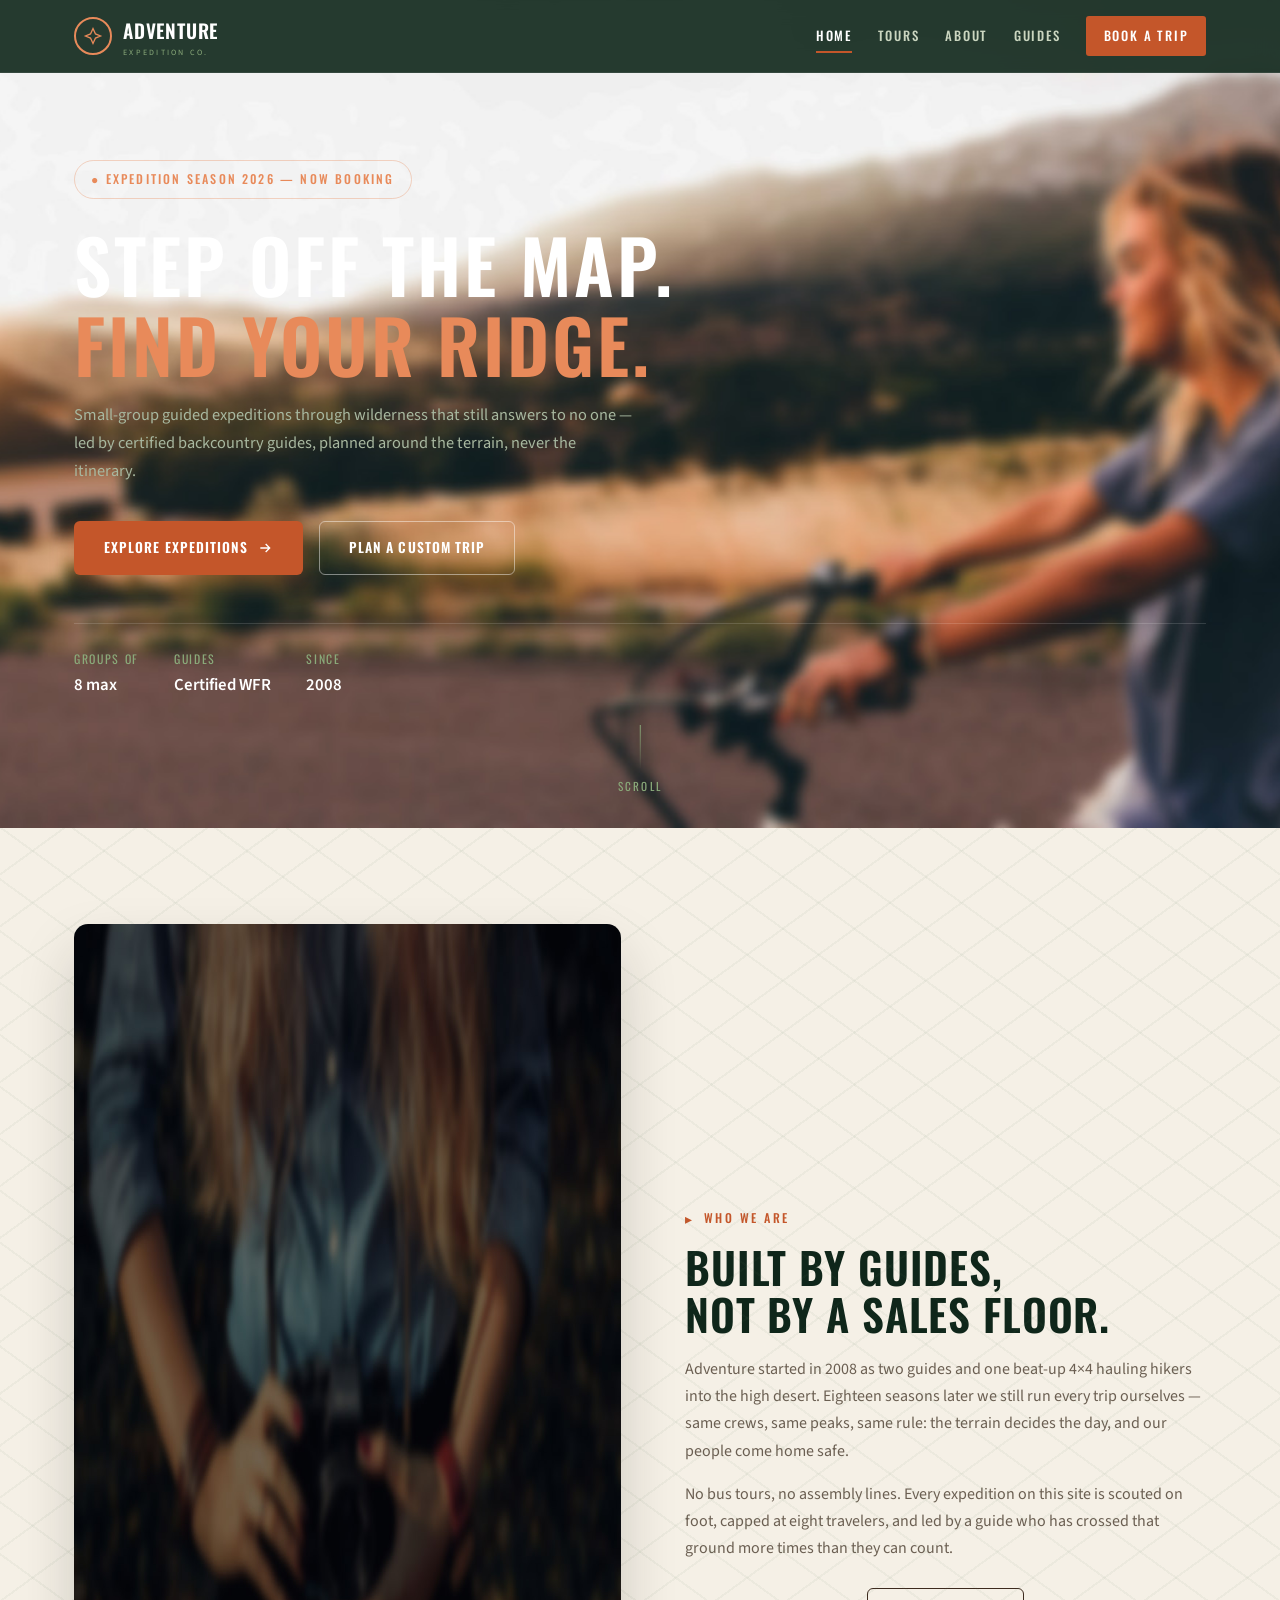
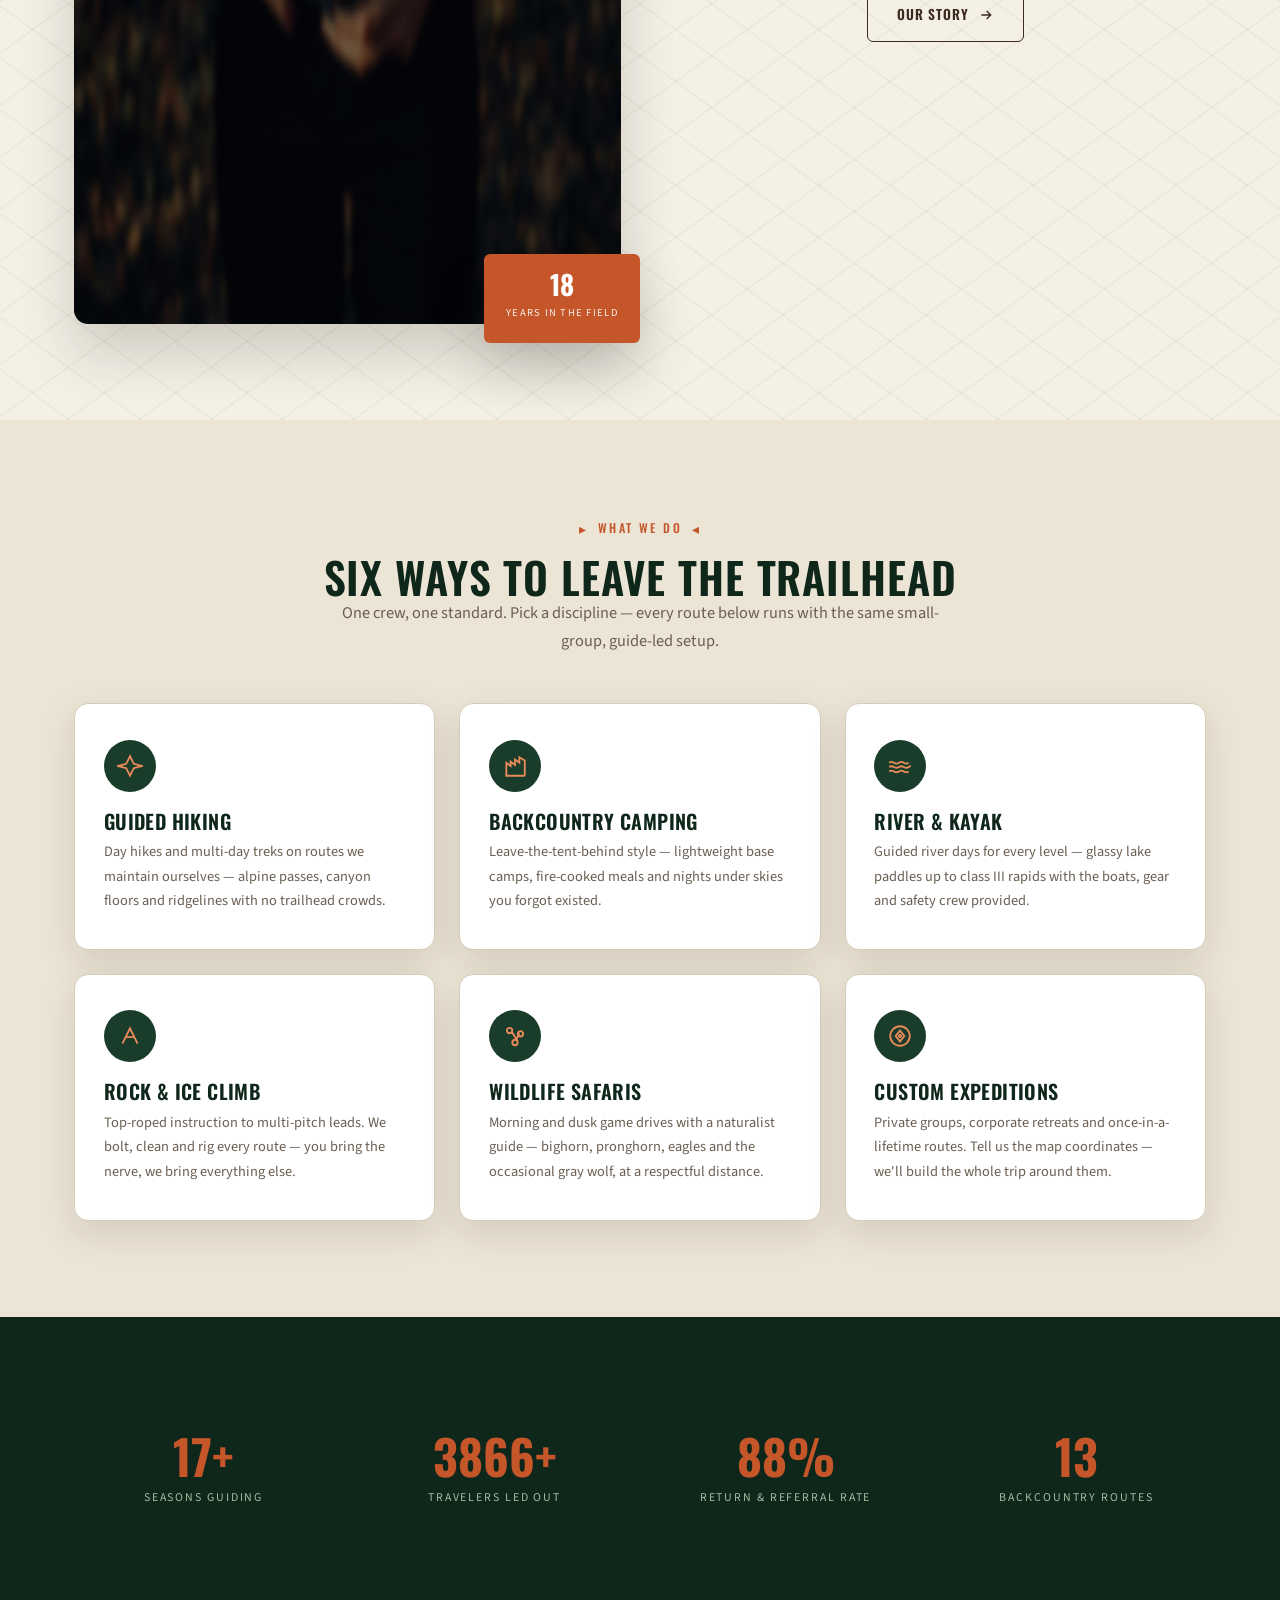
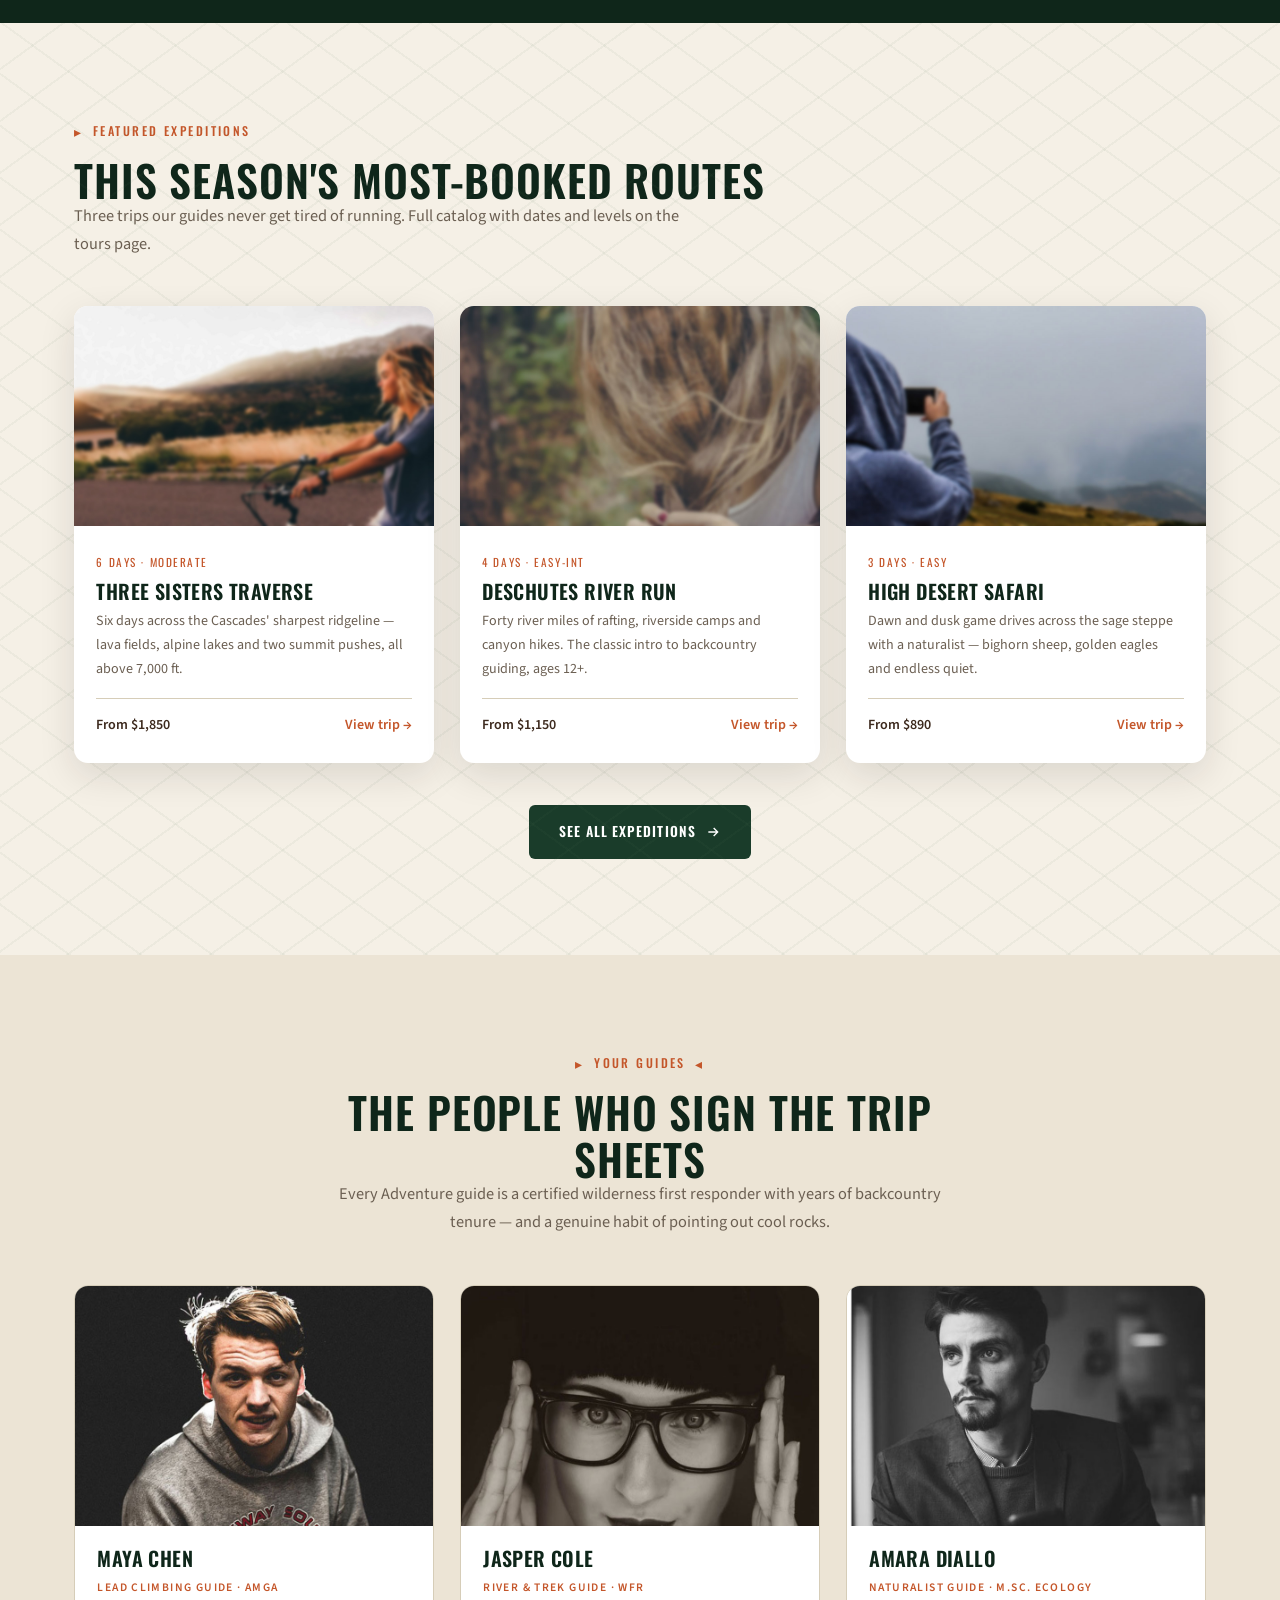
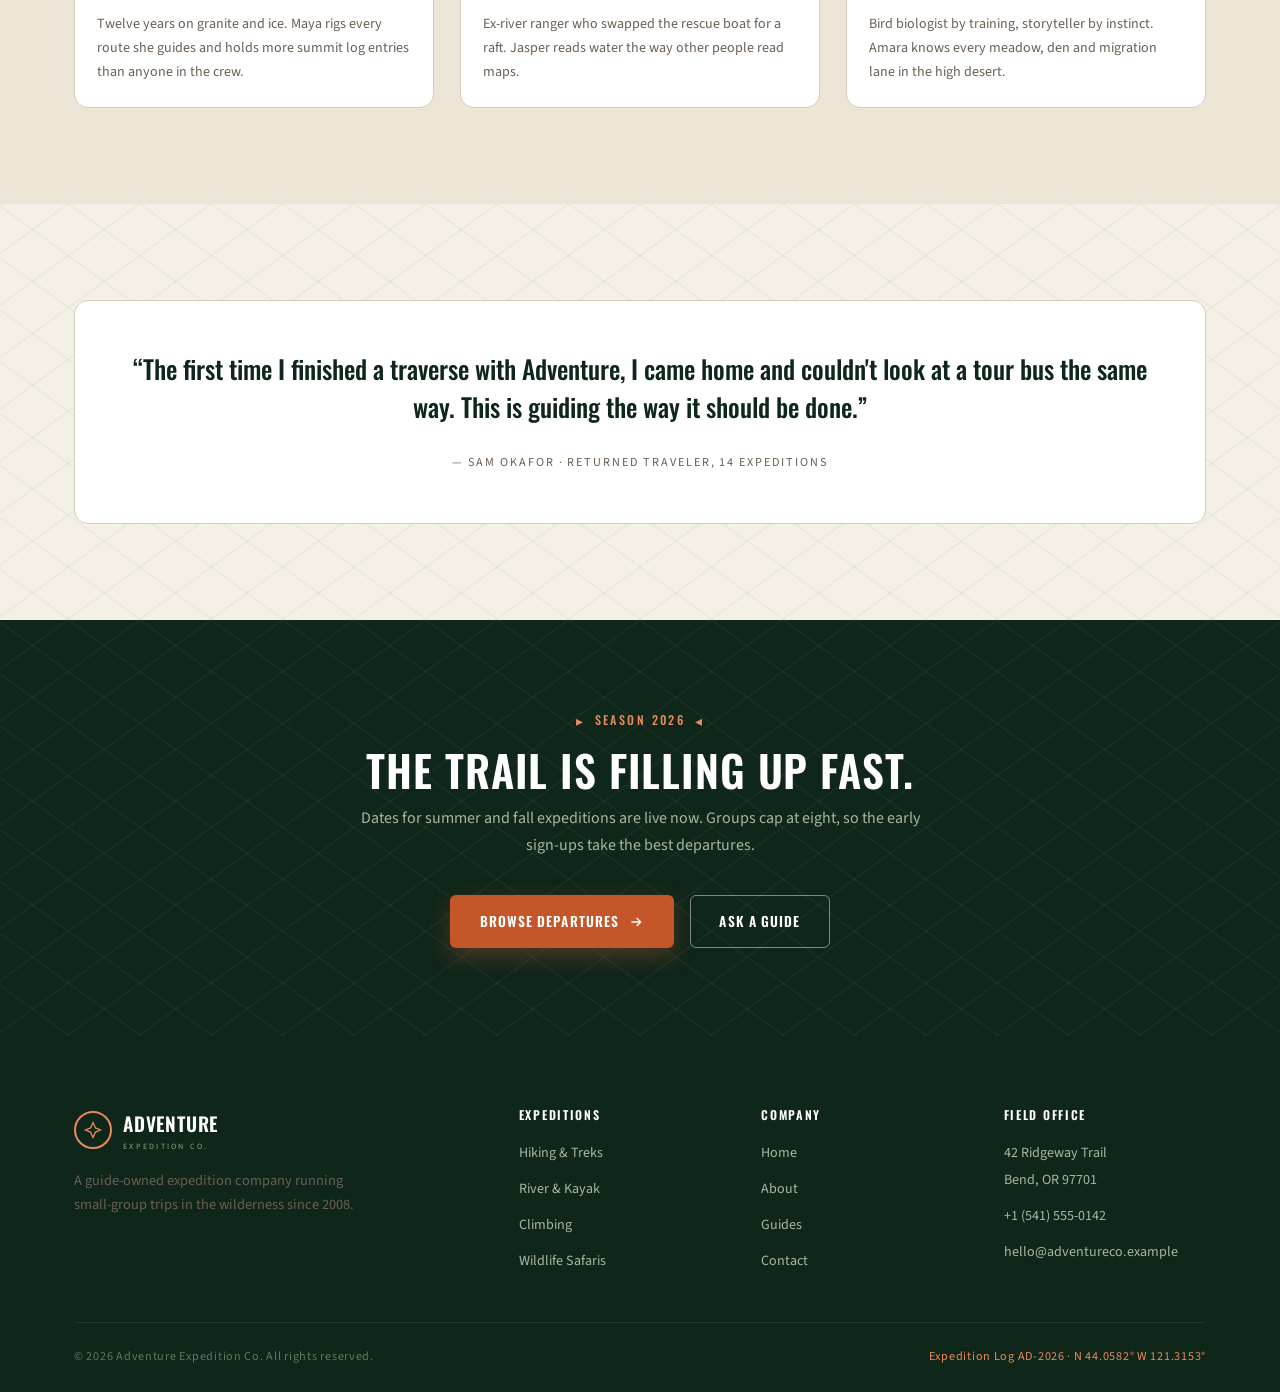
<file: index.html>
<!DOCTYPE html>
<html lang="en">
<head>
  <meta charset="utf-8">
  <meta name="viewport" content="width=device-width, initial-scale=1">
  <title>Adventure — Guided Expeditions &amp; Tours</title>
  <meta name="description" content="Adventure is a guided expedition company — hiking, climbing, river and wildlife tours led by certified backcountry guides. Book your next trip off the beaten path.">
  <link rel="icon" href="data:image/svg+xml,%3Csvg xmlns='http://www.w3.org/2000/svg' viewBox='0 0 64 64'%3E%3Ccircle cx='32' cy='32' r='30' fill='%231a3c2a'/%3E%3Cpath d='M32 10l4 15 15 4-15 4-4 15-4-15-15-4 15-4z' fill='%23e88a5a'/%3E%3Ccircle cx='32' cy='32' r='5' fill='%23f5f0e6'/%3E%3C/svg%3E">
  <link rel="preconnect" href="https://fonts.googleapis.com">
  <link rel="preconnect" href="https://fonts.gstatic.com" crossorigin>
  <link href="https://fonts.googleapis.com/css2?family=Oswald:wght@400;500;600;700&family=Source+Sans+3:wght@400;500;600;700&display=swap" rel="stylesheet">
  <link rel="stylesheet" href="assets/css/style.css">
</head>
<body>
  <a class="skip-link" href="#main">Skip to content</a>

  <header class="site-header" id="top">
    <div class="container header-inner">
      <a href="index.html" class="logo">
        <span class="logo-mark" aria-hidden="true">
          <svg viewBox="0 0 24 24" fill="none" stroke="currentColor" stroke-width="1.6"><path d="M12 3l3 6.5L21 12l-6 2.5L12 21l-3-6.5L3 12l6-2.5z"/></svg>
        </span>
        <span>Adventure<small>Expedition Co.</small></span>
      </a>
      <button class="nav-toggle" aria-label="Toggle navigation" aria-expanded="false">
        <span></span><span></span><span></span>
      </button>
      <nav class="nav-links" aria-label="Primary navigation">
        <a href="index.html" aria-current="page">Home</a>
        <a href="tours.html">Tours</a>
        <a href="about.html">About</a>
        <a href="index.html#guides">Guides</a>
        <a href="contact.html" class="nav-cta">Book a Trip</a>
      </nav>
    </div>
  </header>

  <main id="main">
    <!-- Hero slideshow -->
    <section class="hero">
      <div class="hero-slideshow" aria-hidden="true">
        <div class="hero-slide active" style="background-image:url('assets/img/trip-1.jpg');"></div>
        <div class="hero-slide" style="background-image:url('assets/img/trip-2.jpg');"></div>
        <div class="hero-slide" style="background-image:url('assets/img/trip-3.jpg');"></div>
        <div class="hero-slide" style="background-image:url('assets/img/trip-4.jpg');"></div>
        <div class="hero-slide" style="background-image:url('assets/img/trip-5.jpg');"></div>
      </div>
      <div class="hero-inner">
        <span class="hero-badge reveal">● Expedition Season 2026 — Now Booking</span>
        <h1 class="reveal reveal-delay-1">Step off the map.<br><span class="hl">Find your ridge.</span></h1>
        <p class="hero-deck reveal reveal-delay-2">Small-group guided expeditions through wilderness that still answers to no one — led by certified backcountry guides, planned around the terrain, never the itinerary.</p>
        <div class="hero-actions reveal reveal-delay-3">
          <a href="tours.html" class="btn btn--rust">Explore Expeditions
            <svg viewBox="0 0 24 24" fill="none" stroke="currentColor" stroke-width="2"><path d="M5 12h14M13 6l6 6-6 6"/></svg>
          </a>
          <a href="contact.html" class="btn btn--ghost-light">Plan a Custom Trip</a>
        </div>
        <div class="hero-meta reveal reveal-delay-3">
          <span>Groups of <b>8 max</b></span>
          <span>Guides <b>Certified WFR</b></span>
          <span>Since <b>2008</b></span>
        </div>
      </div>
      <div class="scroll-cue" aria-hidden="true"><span class="line"></span><span>Scroll</span></div>
    </section>

    <!-- Intro -->
    <section class="section topo-bg">
      <div class="container">
        <div class="split">
          <div class="visual-frame reveal">
            <img src="assets/img/about-bg.jpg" alt="Expedition team crossing an alpine ridge at dawn" width="1500" height="1000">
            <div class="vf-badge"><b>18</b><span>Years in the field</span></div>
          </div>
          <div>
            <span class="eyebrow reveal">Who We Are</span>
            <h2 class="reveal reveal-delay-1">Built by guides,<br>not by a sales floor.</h2>
            <p class="reveal reveal-delay-2" style="margin-top:1.2rem;">Adventure started in 2008 as two guides and one beat-up 4×4 hauling hikers into the high desert. Eighteen seasons later we still run every trip ourselves — same crews, same peaks, same rule: the terrain decides the day, and our people come home safe.</p>
            <p class="reveal reveal-delay-2">No bus tours, no assembly lines. Every expedition on this site is scouted on foot, capped at eight travelers, and led by a guide who has crossed that ground more times than they can count.</p>
            <div class="btn-wrap reveal reveal-delay-3" style="margin-top:1.6rem;">
              <a href="about.html" class="btn btn--ghost">Our Story
                <svg viewBox="0 0 24 24" fill="none" stroke="currentColor" stroke-width="2"><path d="M5 12h14M13 6l6 6-6 6"/></svg>
              </a>
            </div>
          </div>
        </div>
      </div>
    </section>

    <!-- What we do -->
    <section class="section section--tint" id="what">
      <div class="container">
        <div class="section-head section-head--center">
          <span class="eyebrow eyebrow--center reveal">What We Do</span>
          <h2 class="reveal reveal-delay-1">Six ways to leave the trailhead</h2>
          <p class="section-lead reveal reveal-delay-2" style="margin-inline:auto;">One crew, one standard. Pick a discipline — every route below runs with the same small-group, guide-led setup.</p>
        </div>
        <div class="cards-3">
          <article class="feature-card reveal">
            <span class="fc-icon" aria-hidden="true">
              <svg viewBox="0 0 24 24" fill="none" stroke="currentColor" stroke-width="1.7"><path d="M12 3l3.5 7L23 12l-7.5 2L12 21l-3.5-7L1 12l7.5-2z"/></svg>
            </span>
            <h3>Guided Hiking</h3>
            <p>Day hikes and multi-day treks on routes we maintain ourselves — alpine passes, canyon floors and ridgelines with no trailhead crowds.</p>
          </article>
          <article class="feature-card reveal reveal-delay-1">
            <span class="fc-icon" aria-hidden="true">
              <svg viewBox="0 0 24 24" fill="none" stroke="currentColor" stroke-width="1.7"><path d="M3 21h18M4 21V9l4 3V8l4 3V6l4 3V4l5 3v14"/></svg>
            </span>
            <h3>Backcountry Camping</h3>
            <p>Leave-the-tent-behind style — lightweight base camps, fire-cooked meals and nights under skies you forgot existed.</p>
          </article>
          <article class="feature-card reveal reveal-delay-2">
            <span class="fc-icon" aria-hidden="true">
              <svg viewBox="0 0 24 24" fill="none" stroke="currentColor" stroke-width="1.7"><path d="M2 13c1.5-1 3-1 4.5 0s3 1 4.5 0 3-1 4.5 0 3 1 4.5 0c1-0.6 1.7-1 2-1M2 17c1.5-1 3-1 4.5 0s3 1 4.5 0 3-1 4.5 0 3 1 4.5 0M2 9c1.5-1 3-1 4.5 0s3 1 4.5 0 3-1 4.5 0 3 1 4.5 0"/></svg>
            </span>
            <h3>River &amp; Kayak</h3>
            <p>Guided river days for every level — glassy lake paddles up to class III rapids with the boats, gear and safety crew provided.</p>
          </article>
          <article class="feature-card reveal">
            <span class="fc-icon" aria-hidden="true">
              <svg viewBox="0 0 24 24" fill="none" stroke="currentColor" stroke-width="1.7"><path d="M5 19l7-14 7 14M8 13h8"/></svg>
            </span>
            <h3>Rock &amp; Ice Climb</h3>
            <p>Top-roped instruction to multi-pitch leads. We bolt, clean and rig every route — you bring the nerve, we bring everything else.</p>
          </article>
          <article class="feature-card reveal reveal-delay-1">
            <span class="fc-icon" aria-hidden="true">
              <svg viewBox="0 0 24 24" fill="none" stroke="currentColor" stroke-width="1.7"><circle cx="7" cy="7" r="2.5"/><circle cx="17" cy="10" r="2.5"/><circle cx="12" cy="18" r="2.5"/><path d="M9 8l5 8M16 9l-3 7"/></svg>
            </span>
            <h3>Wildlife Safaris</h3>
            <p>Morning and dusk game drives with a naturalist guide — bighorn, pronghorn, eagles and the occasional gray wolf, at a respectful distance.</p>
          </article>
          <article class="feature-card reveal reveal-delay-2">
            <span class="fc-icon" aria-hidden="true">
              <svg viewBox="0 0 24 24" fill="none" stroke="currentColor" stroke-width="1.7"><circle cx="12" cy="12" r="9"/><path d="M12 7l4 5-4 5-4-5z"/><circle cx="12" cy="12" r="1"/></svg>
            </span>
            <h3>Custom Expeditions</h3>
            <p>Private groups, corporate retreats and once-in-a-lifetime routes. Tell us the map coordinates — we'll build the whole trip around them.</p>
          </article>
        </div>
      </div>
    </section>

    <!-- Stats -->
    <section class="section section--pine">
      <div class="container">
        <div class="stats-row">
          <div class="stat reveal">
            <b data-count="18" data-suffix="+">0</b>
            <span>Seasons guiding</span>
          </div>
          <div class="stat reveal reveal-delay-1">
            <b data-count="4200" data-suffix="+">0</b>
            <span>Travelers led out</span>
          </div>
          <div class="stat reveal reveal-delay-2">
            <b data-count="96" data-suffix="%">0</b>
            <span>Return &amp; referral rate</span>
          </div>
          <div class="stat reveal reveal-delay-3">
            <b data-count="14">0</b>
            <span>Backcountry routes</span>
          </div>
        </div>
      </div>
    </section>

    <!-- Featured tours -->
    <section class="section topo-bg" id="tours">
      <div class="container">
        <div class="section-head">
          <span class="eyebrow reveal">Featured Expeditions</span>
          <h2 class="reveal reveal-delay-1">This season's most-booked routes</h2>
          <p class="section-lead reveal reveal-delay-2">Three trips our guides never get tired of running. Full catalog with dates and levels on the tours page.</p>
        </div>
        <div class="trip-grid">
          <article class="trip-card reveal">
            <img src="assets/img/trip-1.jpg" alt="Three Sisters Alpine Traverse hiking route" width="1600" height="660">
            <div class="trip-body">
              <span class="t-dur">6 days · Moderate</span>
              <h3>Three Sisters Traverse</h3>
              <p>Six days across the Cascades' sharpest ridgeline — lava fields, alpine lakes and two summit pushes, all above 7,000 ft.</p>
              <div class="trip-meta"><span>From $1,850</span><span class="arrow">View trip →</span></div>
            </div>
          </article>
          <article class="trip-card reveal reveal-delay-1">
            <img src="assets/img/trip-2.jpg" alt="Deschutes River rafting and camp trip" width="1600" height="660">
            <div class="trip-body">
              <span class="t-dur">4 days · Easy-Int</span>
              <h3>Deschutes River Run</h3>
              <p>Forty river miles of rafting, riverside camps and canyon hikes. The classic intro to backcountry guiding, ages 12+.</p>
              <div class="trip-meta"><span>From $1,150</span><span class="arrow">View trip →</span></div>
            </div>
          </article>
          <article class="trip-card reveal reveal-delay-2">
            <img src="assets/img/trip-3.jpg" alt="High Desert wildlife safari trip" width="1600" height="660">
            <div class="trip-body">
              <span class="t-dur">3 days · Easy</span>
              <h3>High Desert Safari</h3>
              <p>Dawn and dusk game drives across the sage steppe with a naturalist — bighorn sheep, golden eagles and endless quiet.</p>
              <div class="trip-meta"><span>From $890</span><span class="arrow">View trip →</span></div>
            </div>
          </article>
        </div>
        <div class="btn-wrap reveal" style="margin-top:2.6rem; justify-content:center;">
          <a href="tours.html" class="btn btn--pine">See All Expeditions
            <svg viewBox="0 0 24 24" fill="none" stroke="currentColor" stroke-width="2"><path d="M5 12h14M13 6l6 6-6 6"/></svg>
          </a>
        </div>
      </div>
    </section>

    <!-- Guides -->
    <section class="section section--tint" id="guides">
      <div class="container">
        <div class="section-head section-head--center">
          <span class="eyebrow eyebrow--center reveal">Your Guides</span>
          <h2 class="reveal reveal-delay-1">The people who sign the trip sheets</h2>
          <p class="section-lead reveal reveal-delay-2" style="margin-inline:auto;">Every Adventure guide is a certified wilderness first responder with years of backcountry tenure — and a genuine habit of pointing out cool rocks.</p>
        </div>
        <div class="guide-grid">
          <article class="guide-card reveal">
            <img src="assets/img/guide-1.jpg" alt="Maya Chen, lead climbing guide" width="800" height="800">
            <div class="guide-info">
              <h3>Maya Chen</h3>
              <span class="role">Lead Climbing Guide · AMGA</span>
              <p>Twelve years on granite and ice. Maya rigs every route she guides and holds more summit log entries than anyone in the crew.</p>
            </div>
          </article>
          <article class="guide-card reveal reveal-delay-1">
            <img src="assets/img/guide-2.jpg" alt="Jasper Cole, river and hiking guide" width="800" height="800">
            <div class="guide-info">
              <h3>Jasper Cole</h3>
              <span class="role">River &amp; Trek Guide · WFR</span>
              <p>Ex-river ranger who swapped the rescue boat for a raft. Jasper reads water the way other people read maps.</p>
            </div>
          </article>
          <article class="guide-card reveal reveal-delay-2">
            <img src="assets/img/guide-3.jpg" alt="Amara Diallo, naturalist and safari guide" width="800" height="800">
            <div class="guide-info">
              <h3>Amara Diallo</h3>
              <span class="role">Naturalist Guide · M.Sc. Ecology</span>
              <p>Bird biologist by training, storyteller by instinct. Amara knows every meadow, den and migration lane in the high desert.</p>
            </div>
          </article>
        </div>
      </div>
    </section>

    <!-- Quote -->
    <section class="section topo-bg">
      <div class="container">
        <div class="quote-card reveal">
          <blockquote>“The first time I finished a traverse with Adventure, I came home and couldn't look at a tour bus the same way. This is guiding the way it should be done.”</blockquote>
          <cite>— Sam Okafor · returned traveler, 14 expeditions</cite>
        </div>
      </div>
    </section>

    <!-- CTA -->
    <section class="cta-band">
      <div class="container">
        <span class="eyebrow eyebrow--center eyebrow--light reveal">Season 2026</span>
        <h2 class="reveal reveal-delay-1">The trail is filling up fast.</h2>
        <p class="reveal reveal-delay-2">Dates for summer and fall expeditions are live now. Groups cap at eight, so the early sign-ups take the best departures.</p>
        <div class="btn-wrap reveal reveal-delay-3">
          <a href="tours.html" class="btn btn--rust">Browse Departures
            <svg viewBox="0 0 24 24" fill="none" stroke="currentColor" stroke-width="2"><path d="M5 12h14M13 6l6 6-6 6"/></svg>
          </a>
          <a href="contact.html" class="btn btn--ghost-light">Ask a Guide</a>
        </div>
      </div>
    </section>
  </main>

  <footer class="site-footer">
    <div class="container">
      <div class="footer-grid">
        <div class="footer-brand">
          <a href="index.html" class="logo">
            <span class="logo-mark" aria-hidden="true">
              <svg viewBox="0 0 24 24" fill="none" stroke="currentColor" stroke-width="1.6"><path d="M12 3l3 6.5L21 12l-6 2.5L12 21l-3-6.5L3 12l6-2.5z"/></svg>
            </span>
            <span>Adventure<small>Expedition Co.</small></span>
          </a>
          <p>A guide-owned expedition company running small-group trips in the wilderness since 2008.</p>
        </div>
        <div class="footer-col">
          <h4>Expeditions</h4>
          <ul>
            <li><a href="tours.html">Hiking &amp; Treks</a></li>
            <li><a href="tours.html">River &amp; Kayak</a></li>
            <li><a href="tours.html">Climbing</a></li>
            <li><a href="tours.html">Wildlife Safaris</a></li>
          </ul>
        </div>
        <div class="footer-col">
          <h4>Company</h4>
          <ul>
            <li><a href="index.html">Home</a></li>
            <li><a href="about.html">About</a></li>
            <li><a href="index.html#guides">Guides</a></li>
            <li><a href="contact.html">Contact</a></li>
          </ul>
        </div>
        <div class="footer-col">
          <h4>Field Office</h4>
          <ul>
            <li><a href="https://maps.google.com" rel="noopener" target="_blank">42 Ridgeway Trail<br>Bend, OR 97701</a></li>
            <li><a href="tel:+15415550142">+1 (541) 555-0142</a></li>
            <li><a href="mailto:hello@adventureco.example">hello@adventureco.example</a></li>
          </ul>
        </div>
      </div>
      <div class="footer-bottom">
        <span>© <span data-year>2026</span> Adventure Expedition Co. All rights reserved.</span>
        <span class="fb-compass">Expedition Log AD-2026 · N 44.0582° W 121.3153°</span>
      </div>
    </div>
  </footer>

  <script src="assets/js/main.js"></script>
</body>
</html>
</file>
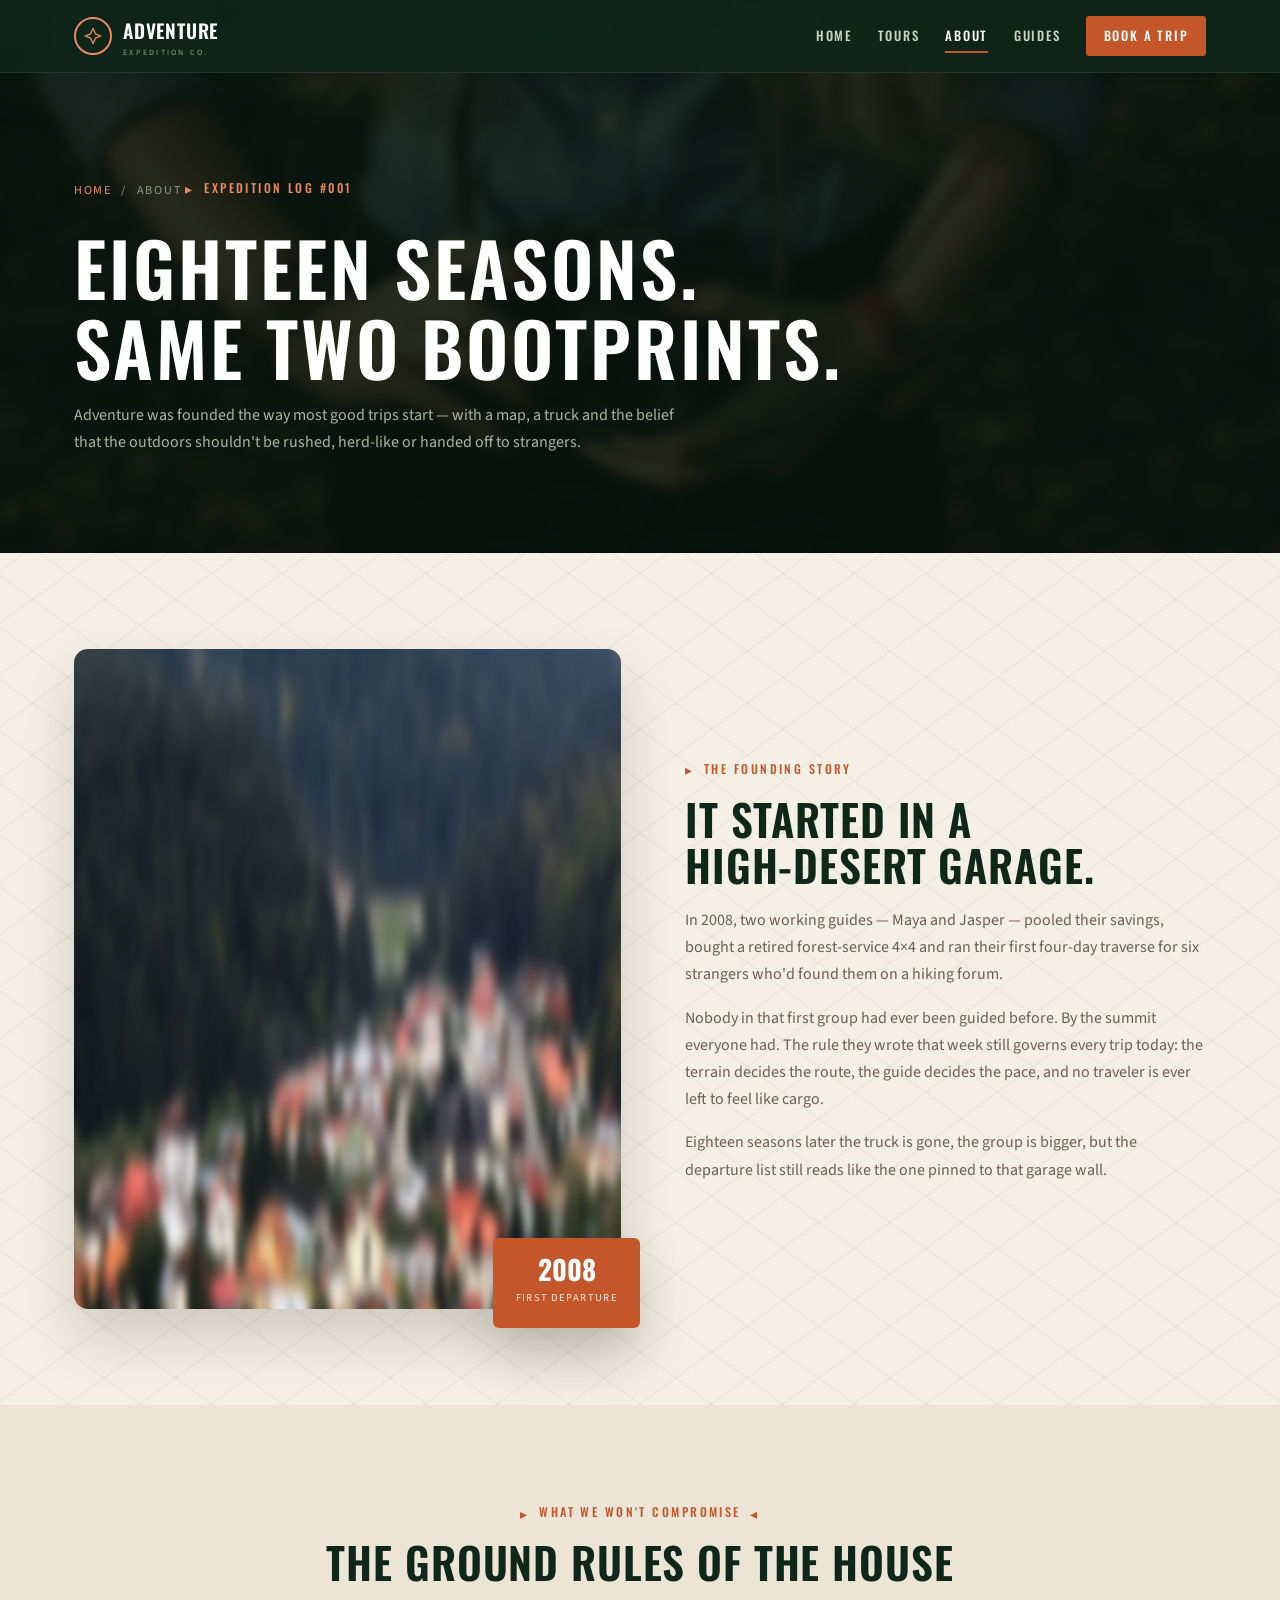
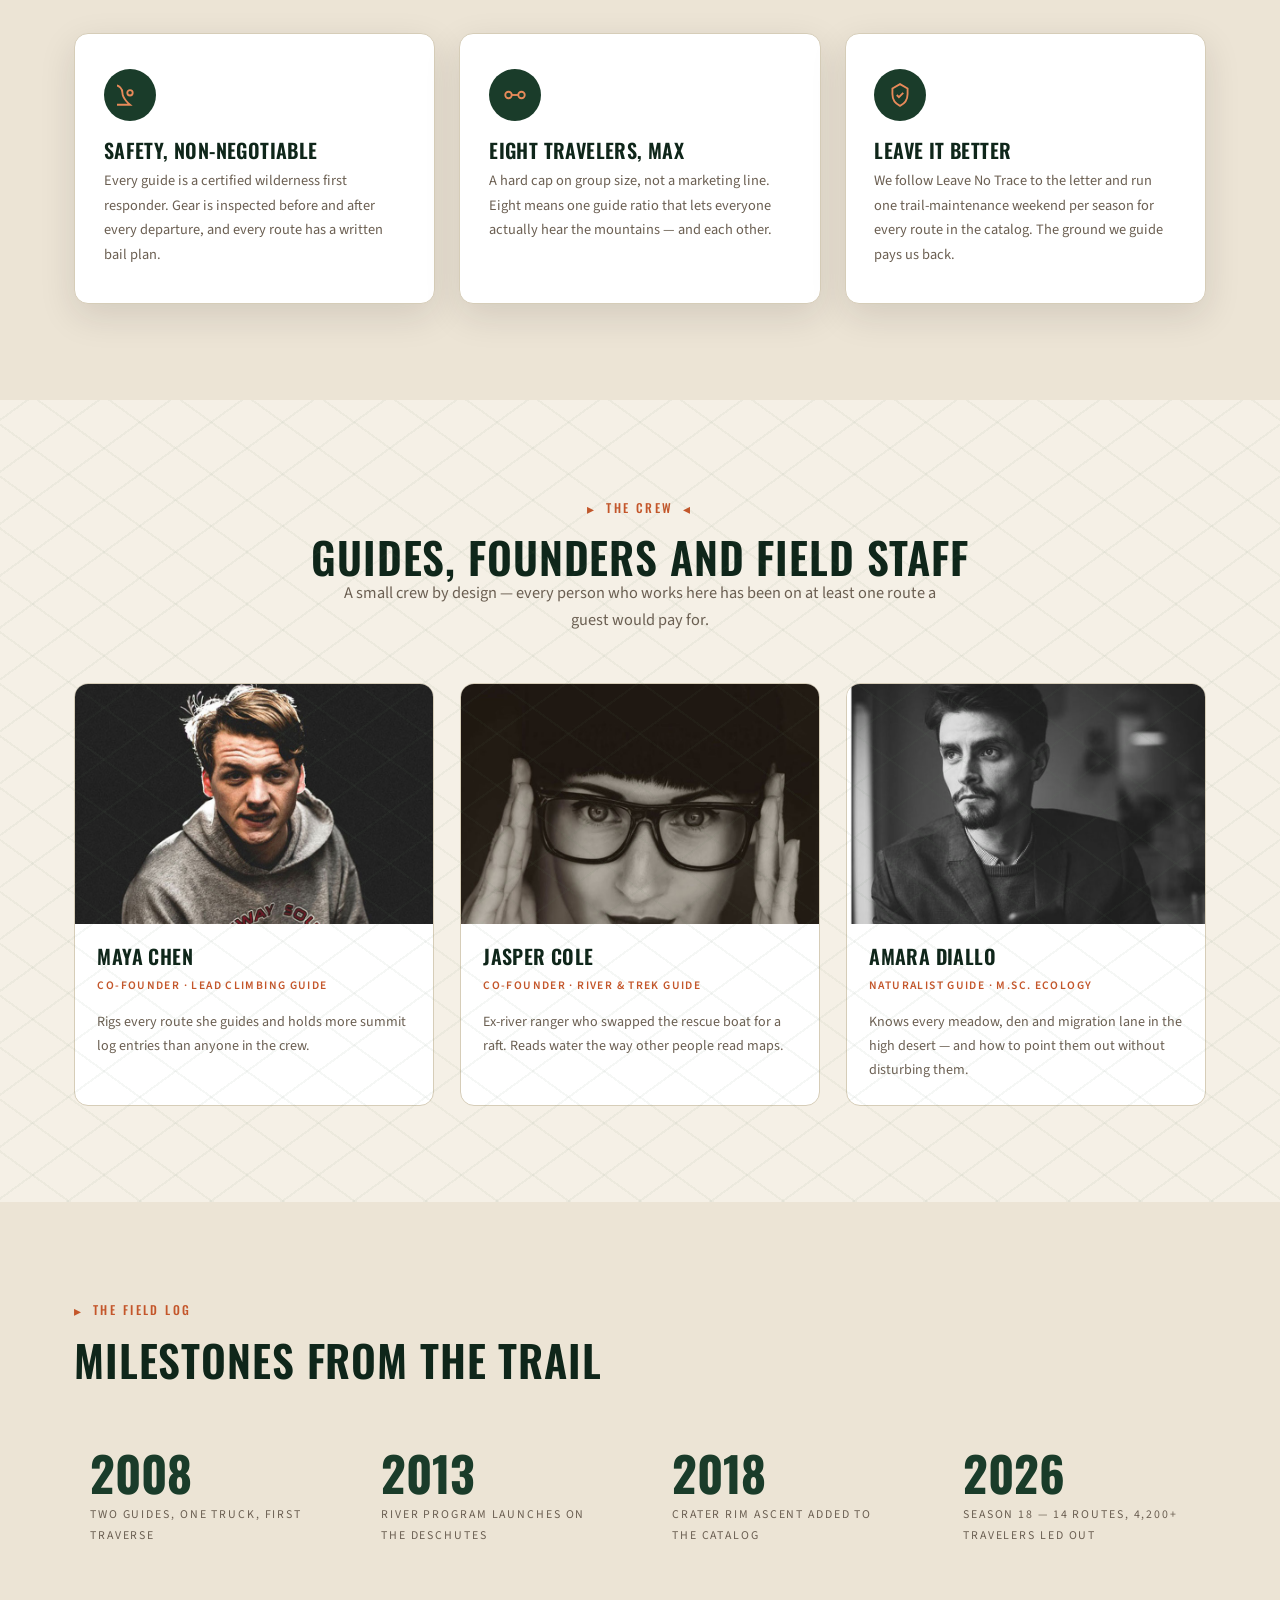
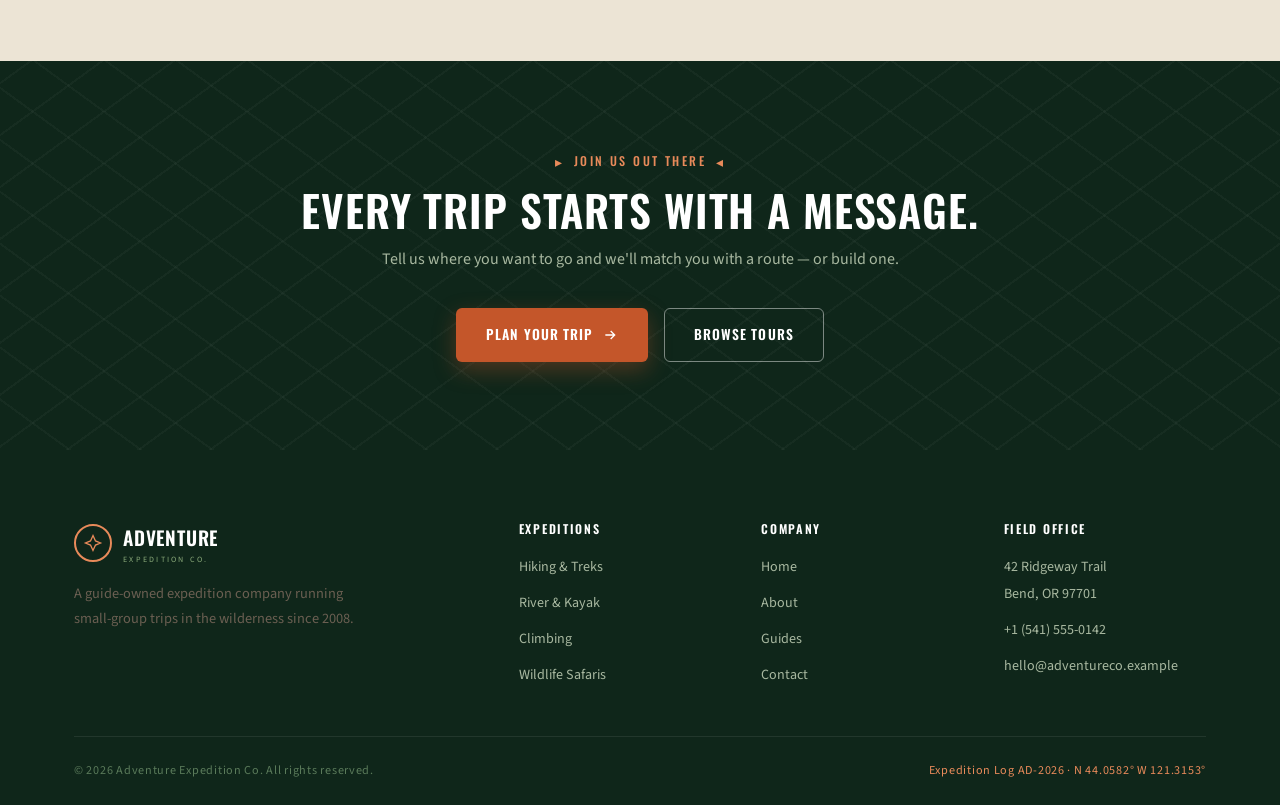
<file: about.html>
<!DOCTYPE html>
<html lang="en">
<head>
  <meta charset="utf-8">
  <meta name="viewport" content="width=device-width, initial-scale=1">
  <title>About — Adventure Co.</title>
  <meta name="description" content="The Adventure story — a guide-owned expedition company founded in 2008 in Bend, Oregon. Meet the founding guides, our values and the field log of a season on the trail.">
  <link rel="icon" href="data:image/svg+xml,%3Csvg xmlns='http://www.w3.org/2000/svg' viewBox='0 0 64 64'%3E%3Ccircle cx='32' cy='32' r='30' fill='%231a3c2a'/%3E%3Cpath d='M32 10l4 15 15 4-15 4-4 15-4-15-15-4 15-4z' fill='%23e88a5a'/%3E%3Ccircle cx='32' cy='32' r='5' fill='%23f5f0e6'/%3E%3C/svg%3E">
  <link rel="preconnect" href="https://fonts.googleapis.com">
  <link rel="preconnect" href="https://fonts.gstatic.com" crossorigin>
  <link href="https://fonts.googleapis.com/css2?family=Oswald:wght@400;500;600;700&family=Source+Sans+3:wght@400;500;600;700&display=swap" rel="stylesheet">
  <link rel="stylesheet" href="assets/css/style.css">
</head>
<body>
  <a class="skip-link" href="#main">Skip to content</a>

  <header class="site-header" id="top">
    <div class="container header-inner">
      <a href="index.html" class="logo">
        <span class="logo-mark" aria-hidden="true">
          <svg viewBox="0 0 24 24" fill="none" stroke="currentColor" stroke-width="1.6"><path d="M12 3l3 6.5L21 12l-6 2.5L12 21l-3-6.5L3 12l6-2.5z"/></svg>
        </span>
        <span>Adventure<small>Expedition Co.</small></span>
      </a>
      <button class="nav-toggle" aria-label="Toggle navigation" aria-expanded="false">
        <span></span><span></span><span></span>
      </button>
      <nav class="nav-links" aria-label="Primary navigation">
        <a href="index.html">Home</a>
        <a href="tours.html">Tours</a>
        <a href="about.html" aria-current="page">About</a>
        <a href="index.html#guides">Guides</a>
        <a href="contact.html" class="nav-cta">Book a Trip</a>
      </nav>
    </div>
  </header>

  <main id="main">
    <section class="page-hero page-hero--img">
      <div class="page-hero-bg" style="background-image:url('assets/img/about-bg.jpg');"></div>
      <div class="container">
        <div class="crumb reveal"><a href="index.html">Home</a><span>/</span><span>About</span></div>
        <span class="eyebrow eyebrow--light reveal">Expedition Log #001</span>
        <h1 class="reveal reveal-delay-1">Eighteen seasons.<br>Same two bootprints.</h1>
        <p class="reveal reveal-delay-2">Adventure was founded the way most good trips start — with a map, a truck and the belief that the outdoors shouldn't be rushed, herd-like or handed off to strangers.</p>
      </div>
    </section>

    <!-- Story -->
    <section class="section topo-bg">
      <div class="container">
        <div class="split">
          <div class="visual-frame reveal">
            <img src="assets/img/trip-4.jpg" alt="Adventure founders scouting a climb on the Crater Rim route" width="1600" height="660">
            <div class="vf-badge"><b>2008</b><span>First departure</span></div>
          </div>
          <div>
            <span class="eyebrow reveal">The Founding Story</span>
            <h2 class="reveal reveal-delay-1">It started in a<br>high-desert garage.</h2>
            <p class="reveal reveal-delay-2" style="margin-top:1.2rem;">In 2008, two working guides — Maya and Jasper — pooled their savings, bought a retired forest-service 4×4 and ran their first four-day traverse for six strangers who'd found them on a hiking forum.</p>
            <p class="reveal reveal-delay-2">Nobody in that first group had ever been guided before. By the summit everyone had. The rule they wrote that week still governs every trip today: the terrain decides the route, the guide decides the pace, and no traveler is ever left to feel like cargo.</p>
            <p class="reveal reveal-delay-2">Eighteen seasons later the truck is gone, the group is bigger, but the departure list still reads like the one pinned to that garage wall.</p>
          </div>
        </div>
      </div>
    </section>

    <!-- Values -->
    <section class="section section--tint">
      <div class="container">
        <div class="section-head section-head--center">
          <span class="eyebrow eyebrow--center reveal">What We Won't Compromise</span>
          <h2 class="reveal reveal-delay-1">The ground rules of the house</h2>
        </div>
        <div class="cards-3">
          <article class="feature-card reveal">
            <span class="fc-icon" aria-hidden="true">
              <svg viewBox="0 0 24 24" fill="none" stroke="currentColor" stroke-width="1.7"><path d="M12 21s-7-5.5-7-11a7 7 0 10-14 0c0 5.5 7 11 7 11z"/><circle cx="12" cy="10" r="2.5"/></svg>
            </span>
            <h3>Safety, non-negotiable</h3>
            <p>Every guide is a certified wilderness first responder. Gear is inspected before and after every departure, and every route has a written bail plan.</p>
          </article>
          <article class="feature-card reveal reveal-delay-1">
            <span class="fc-icon" aria-hidden="true">
              <svg viewBox="0 0 24 24" fill="none" stroke="currentColor" stroke-width="1.7"><circle cx="6" cy="12" r="3"/><circle cx="18" cy="12" r="3"/><path d="M9 12h6"/></svg>
            </span>
            <h3>Eight travelers, max</h3>
            <p>A hard cap on group size, not a marketing line. Eight means one guide ratio that lets everyone actually hear the mountains — and each other.</p>
          </article>
          <article class="feature-card reveal reveal-delay-2">
            <span class="fc-icon" aria-hidden="true">
              <svg viewBox="0 0 24 24" fill="none" stroke="currentColor" stroke-width="1.7"><path d="M12 2l7 4v5c0 5-3 9-7 11-4-2-7-6-7-11V6z"/><path d="M9 12l2 2 4-4"/></svg>
            </span>
            <h3>Leave it better</h3>
            <p>We follow Leave No Trace to the letter and run one trail-maintenance weekend per season for every route in the catalog. The ground we guide pays us back.</p>
          </article>
        </div>
      </div>
    </section>

    <!-- Team / guides -->
    <section class="section topo-bg" id="team">
      <div class="container">
        <div class="section-head section-head--center">
          <span class="eyebrow eyebrow--center reveal">The Crew</span>
          <h2 class="reveal reveal-delay-1">Guides, founders and field staff</h2>
          <p class="section-lead reveal reveal-delay-2" style="margin-inline:auto;">A small crew by design — every person who works here has been on at least one route a guest would pay for.</p>
        </div>
        <div class="guide-grid">
          <article class="guide-card reveal">
            <img src="assets/img/guide-1.jpg" alt="Maya Chen, co-founder and lead climbing guide" width="800" height="800">
            <div class="guide-info">
              <h3>Maya Chen</h3>
              <span class="role">Co-Founder · Lead Climbing Guide</span>
              <p>Rigs every route she guides and holds more summit log entries than anyone in the crew.</p>
            </div>
          </article>
          <article class="guide-card reveal reveal-delay-1">
            <img src="assets/img/guide-2.jpg" alt="Jasper Cole, co-founder and river guide" width="800" height="800">
            <div class="guide-info">
              <h3>Jasper Cole</h3>
              <span class="role">Co-Founder · River &amp; Trek Guide</span>
              <p>Ex-river ranger who swapped the rescue boat for a raft. Reads water the way other people read maps.</p>
            </div>
          </article>
          <article class="guide-card reveal reveal-delay-2">
            <img src="assets/img/guide-3.jpg" alt="Amara Diallo, naturalist guide" width="800" height="800">
            <div class="guide-info">
              <h3>Amara Diallo</h3>
              <span class="role">Naturalist Guide · M.Sc. Ecology</span>
              <p>Knows every meadow, den and migration lane in the high desert — and how to point them out without disturbing them.</p>
            </div>
          </article>
        </div>
      </div>
    </section>

    <!-- Timeline / field log -->
    <section class="section section--tint">
      <div class="container">
        <div class="section-head">
          <span class="eyebrow reveal">The Field Log</span>
          <h2 class="reveal reveal-delay-1">Milestones from the trail</h2>
        </div>
        <div class="stats-row" style="text-align:left;">
          <div class="stat reveal"><b style="color:var(--pine);">2008</b><span>Two guides, one truck, first traverse</span></div>
          <div class="stat reveal reveal-delay-1"><b style="color:var(--pine);">2013</b><span>River program launches on the Deschutes</span></div>
          <div class="stat reveal reveal-delay-2"><b style="color:var(--pine);">2018</b><span>Crater Rim Ascent added to the catalog</span></div>
          <div class="stat reveal reveal-delay-3"><b style="color:var(--pine);">2026</b><span>Season 18 — 14 routes, 4,200+ travelers led out</span></div>
        </div>
      </div>
    </section>

    <!-- CTA -->
    <section class="cta-band">
      <div class="container">
        <span class="eyebrow eyebrow--center eyebrow--light reveal">Join us out there</span>
        <h2 class="reveal reveal-delay-1">Every trip starts with a message.</h2>
        <p class="reveal reveal-delay-2">Tell us where you want to go and we'll match you with a route — or build one.</p>
        <div class="btn-wrap reveal reveal-delay-3">
          <a href="contact.html" class="btn btn--rust">Plan Your Trip
            <svg viewBox="0 0 24 24" fill="none" stroke="currentColor" stroke-width="2"><path d="M5 12h14M13 6l6 6-6 6"/></svg>
          </a>
          <a href="tours.html" class="btn btn--ghost-light">Browse Tours</a>
        </div>
      </div>
    </section>
  </main>

  <footer class="site-footer">
    <div class="container">
      <div class="footer-grid">
        <div class="footer-brand">
          <a href="index.html" class="logo">
            <span class="logo-mark" aria-hidden="true">
              <svg viewBox="0 0 24 24" fill="none" stroke="currentColor" stroke-width="1.6"><path d="M12 3l3 6.5L21 12l-6 2.5L12 21l-3-6.5L3 12l6-2.5z"/></svg>
            </span>
            <span>Adventure<small>Expedition Co.</small></span>
          </a>
          <p>A guide-owned expedition company running small-group trips in the wilderness since 2008.</p>
        </div>
        <div class="footer-col">
          <h4>Expeditions</h4>
          <ul>
            <li><a href="tours.html">Hiking &amp; Treks</a></li>
            <li><a href="tours.html">River &amp; Kayak</a></li>
            <li><a href="tours.html">Climbing</a></li>
            <li><a href="tours.html">Wildlife Safaris</a></li>
          </ul>
        </div>
        <div class="footer-col">
          <h4>Company</h4>
          <ul>
            <li><a href="index.html">Home</a></li>
            <li><a href="about.html">About</a></li>
            <li><a href="index.html#guides">Guides</a></li>
            <li><a href="contact.html">Contact</a></li>
          </ul>
        </div>
        <div class="footer-col">
          <h4>Field Office</h4>
          <ul>
            <li><a href="https://maps.google.com" rel="noopener" target="_blank">42 Ridgeway Trail<br>Bend, OR 97701</a></li>
            <li><a href="tel:+15415550142">+1 (541) 555-0142</a></li>
            <li><a href="mailto:hello@adventureco.example">hello@adventureco.example</a></li>
          </ul>
        </div>
      </div>
      <div class="footer-bottom">
        <span>© <span data-year>2026</span> Adventure Expedition Co. All rights reserved.</span>
        <span class="fb-compass">Expedition Log AD-2026 · N 44.0582° W 121.3153°</span>
      </div>
    </div>
  </footer>

  <script src="assets/js/main.js"></script>
</body>
</html>
</file>
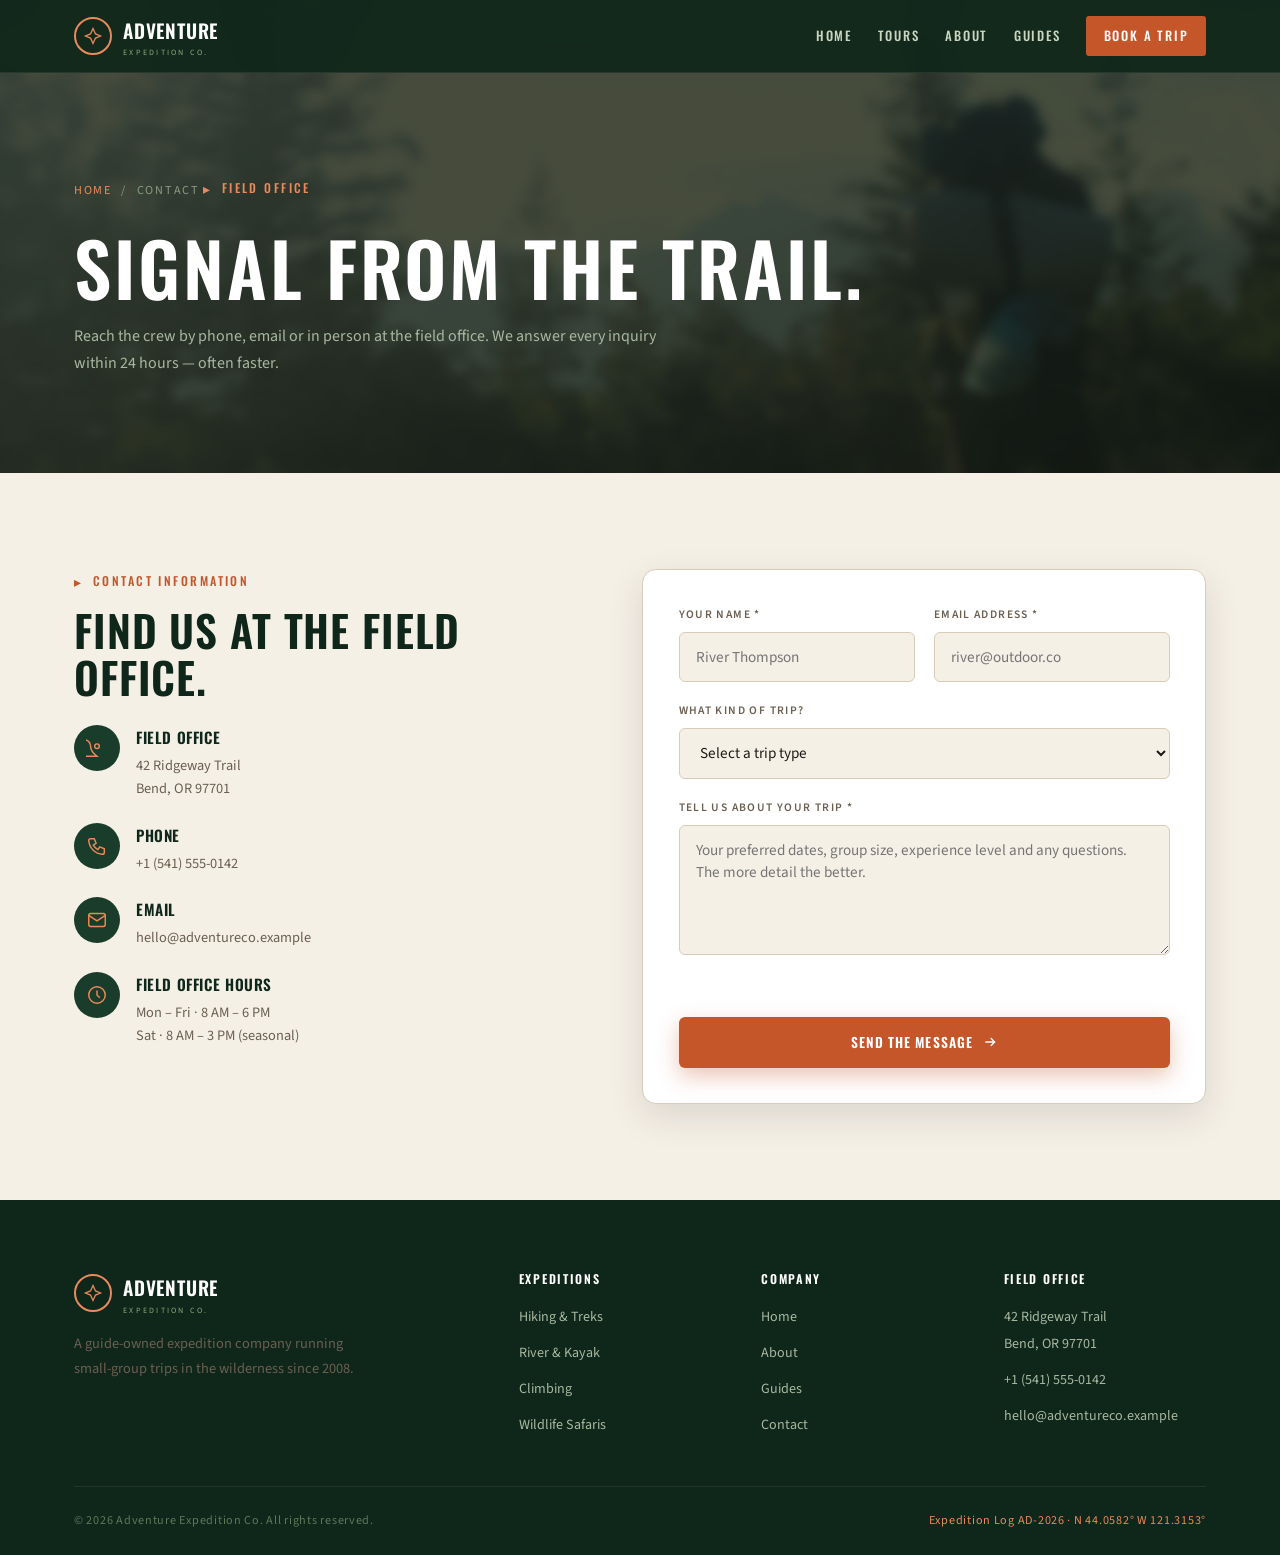
<file: contact.html>
<!DOCTYPE html>
<html lang="en">
<head>
  <meta charset="utf-8">
  <meta name="viewport" content="width=device-width, initial-scale=1">
  <title>Contact — Adventure Co.</title>
  <meta name="description" content="Reach Adventure Expedition Co. by phone, email or field office visit. Request a guide, book a private trip or ask about a custom expedition route.">
  <link rel="icon" href="data:image/svg+xml,%3Csvg xmlns='http://www.w3.org/2000/svg' viewBox='0 0 64 64'%3E%3Ccircle cx='32' cy='32' r='30' fill='%231a3c2a'/%3E%3Cpath d='M32 10l4 15 15 4-15 4-4 15-4-15-15-4 15-4z' fill='%23e88a5a'/%3E%3Ccircle cx='32' cy='32' r='5' fill='%23f5f0e6'/%3E%3C/svg%3E">
  <link rel="preconnect" href="https://fonts.googleapis.com">
  <link rel="preconnect" href="https://fonts.gstatic.com" crossorigin>
  <link href="https://fonts.googleapis.com/css2?family=Oswald:wght@400;500;600;700&family=Source+Sans+3:wght@400;500;600;700&display=swap" rel="stylesheet">
  <link rel="stylesheet" href="assets/css/style.css">
</head>
<body>
  <a class="skip-link" href="#main">Skip to content</a>

  <header class="site-header" id="top">
    <div class="container header-inner">
      <a href="index.html" class="logo">
        <span class="logo-mark" aria-hidden="true">
          <svg viewBox="0 0 24 24" fill="none" stroke="currentColor" stroke-width="1.6"><path d="M12 3l3 6.5L21 12l-6 2.5L12 21l-3-6.5L3 12l6-2.5z"/></svg>
        </span>
        <span>Adventure<small>Expedition Co.</small></span>
      </a>
      <button class="nav-toggle" aria-label="Toggle navigation" aria-expanded="false">
        <span></span><span></span><span></span>
      </button>
      <nav class="nav-links" aria-label="Primary navigation">
        <a href="index.html">Home</a>
        <a href="tours.html">Tours</a>
        <a href="about.html">About</a>
        <a href="index.html#guides">Guides</a>
        <a href="contact.html" class="nav-cta" aria-current="page">Book a Trip</a>
      </nav>
    </div>
  </header>

  <main id="main">
    <section class="page-hero page-hero--img">
      <div class="page-hero-bg" style="background-image:url('assets/img/trip-5.jpg');"></div>
      <div class="container">
        <div class="crumb reveal"><a href="index.html">Home</a><span>/</span><span>Contact</span></div>
        <span class="eyebrow eyebrow--light reveal">Field Office</span>
        <h1 class="reveal reveal-delay-1">Signal from the trail.</h1>
        <p class="reveal reveal-delay-2">Reach the crew by phone, email or in person at the field office. We answer every inquiry within 24 hours — often faster.</p>
      </div>
    </section>

    <section class="section">
      <div class="container">
        <div class="contact-grid">
          <div class="contact-info">
            <span class="eyebrow reveal">Contact Information</span>
            <h2 class="reveal reveal-delay-1" style="margin-bottom:1.6rem;">Find us at the field office.</h2>
            <dl class="ci-list reveal reveal-delay-2">
              <div class="ci-item">
                <span class="ci-icon" aria-hidden="true">
                  <svg viewBox="0 0 24 24" fill="none" stroke="currentColor" stroke-width="1.6"><path d="M12 21s-7-5.5-7-11a7 7 0 10-14 0c0 5.5 7 11 7 11z"/><circle cx="12" cy="10" r="2.5"/></svg>
                </span>
                <div>
                  <dt>Field Office</dt>
                  <dd>42 Ridgeway Trail<br>Bend, OR 97701</dd>
                </div>
              </div>
              <div class="ci-item">
                <span class="ci-icon" aria-hidden="true">
                  <svg viewBox="0 0 24 24" fill="none" stroke="currentColor" stroke-width="1.6"><path d="M5 4h4l2 5-3 2a12 12 0 005 5l2-3 5 2v4a2 2 0 01-2 2A16 16 0 013 6a2 2 0 012-2z"/></svg>
                </span>
                <div>
                  <dt>Phone</dt>
                  <dd><a href="tel:+15415550142">+1 (541) 555-0142</a></dd>
                </div>
              </div>
              <div class="ci-item">
                <span class="ci-icon" aria-hidden="true">
                  <svg viewBox="0 0 24 24" fill="none" stroke="currentColor" stroke-width="1.6"><rect x="3" y="5" width="18" height="14" rx="2"/><path d="M3 7l9 6 9-6"/></svg>
                </span>
                <div>
                  <dt>Email</dt>
                  <dd><a href="mailto:hello@adventureco.example">hello@adventureco.example</a></dd>
                </div>
              </div>
              <div class="ci-item">
                <span class="ci-icon" aria-hidden="true">
                  <svg viewBox="0 0 24 24" fill="none" stroke="currentColor" stroke-width="1.6"><circle cx="12" cy="12" r="9"/><path d="M12 7v5l3 3"/></svg>
                </span>
                <div>
                  <dt>Field Office Hours</dt>
                  <dd>Mon – Fri · 8 AM – 6 PM<br>Sat · 8 AM – 3 PM (seasonal)</dd>
                </div>
              </div>
            </dl>
          </div>

          <form class="contact-form" data-form novalidate>
            <div class="form-row">
              <div class="form-group">
                <label for="name">Your name *</label>
                <input type="text" id="name" name="name" placeholder="River Thompson" required>
              </div>
              <div class="form-group">
                <label for="email">Email address *</label>
                <input type="email" id="email" name="email" placeholder="river@outdoor.co" required>
              </div>
            </div>
            <div class="form-group">
              <label for="subject">What kind of trip?</label>
              <select id="subject" name="subject">
                <option value="">Select a trip type</option>
                <option>Hiking / Trekking</option>
                <option>River / Kayak</option>
                <option>Rock / Ice Climbing</option>
                <option>Wildlife Safari</option>
                <option>Custom Private Expedition</option>
                <option>Corporate / Group Program</option>
              </select>
            </div>
            <div class="form-group">
              <label for="message">Tell us about your trip *</label>
              <textarea id="message" name="message" placeholder="Your preferred dates, group size, experience level and any questions. The more detail the better." required></textarea>
            </div>
            <p class="form-status" role="status" aria-live="polite"></p>
            <button type="submit" class="btn btn--rust btn--block">Send the Message
              <svg viewBox="0 0 24 24" fill="none" stroke="currentColor" stroke-width="2"><path d="M5 12h14M13 6l6 6-6 6"/></svg>
            </button>
          </form>
        </div>
      </div>
    </section>
  </main>

  <footer class="site-footer">
    <div class="container">
      <div class="footer-grid">
        <div class="footer-brand">
          <a href="index.html" class="logo">
            <span class="logo-mark" aria-hidden="true">
              <svg viewBox="0 0 24 24" fill="none" stroke="currentColor" stroke-width="1.6"><path d="M12 3l3 6.5L21 12l-6 2.5L12 21l-3-6.5L3 12l6-2.5z"/></svg>
            </span>
            <span>Adventure<small>Expedition Co.</small></span>
          </a>
          <p>A guide-owned expedition company running small-group trips in the wilderness since 2008.</p>
        </div>
        <div class="footer-col">
          <h4>Expeditions</h4>
          <ul>
            <li><a href="tours.html">Hiking &amp; Treks</a></li>
            <li><a href="tours.html">River &amp; Kayak</a></li>
            <li><a href="tours.html">Climbing</a></li>
            <li><a href="tours.html">Wildlife Safaris</a></li>
          </ul>
        </div>
        <div class="footer-col">
          <h4>Company</h4>
          <ul>
            <li><a href="index.html">Home</a></li>
            <li><a href="about.html">About</a></li>
            <li><a href="index.html#guides">Guides</a></li>
            <li><a href="contact.html">Contact</a></li>
          </ul>
        </div>
        <div class="footer-col">
          <h4>Field Office</h4>
          <ul>
            <li><a href="https://maps.google.com" rel="noopener" target="_blank">42 Ridgeway Trail<br>Bend, OR 97701</a></li>
            <li><a href="tel:+15415550142">+1 (541) 555-0142</a></li>
            <li><a href="mailto:hello@adventureco.example">hello@adventureco.example</a></li>
          </ul>
        </div>
      </div>
      <div class="footer-bottom">
        <span>© <span data-year>2026</span> Adventure Expedition Co. All rights reserved.</span>
        <span class="fb-compass">Expedition Log AD-2026 · N 44.0582° W 121.3153°</span>
      </div>
    </div>
  </footer>

  <script src="assets/js/main.js"></script>
</body>
</html>
</file>
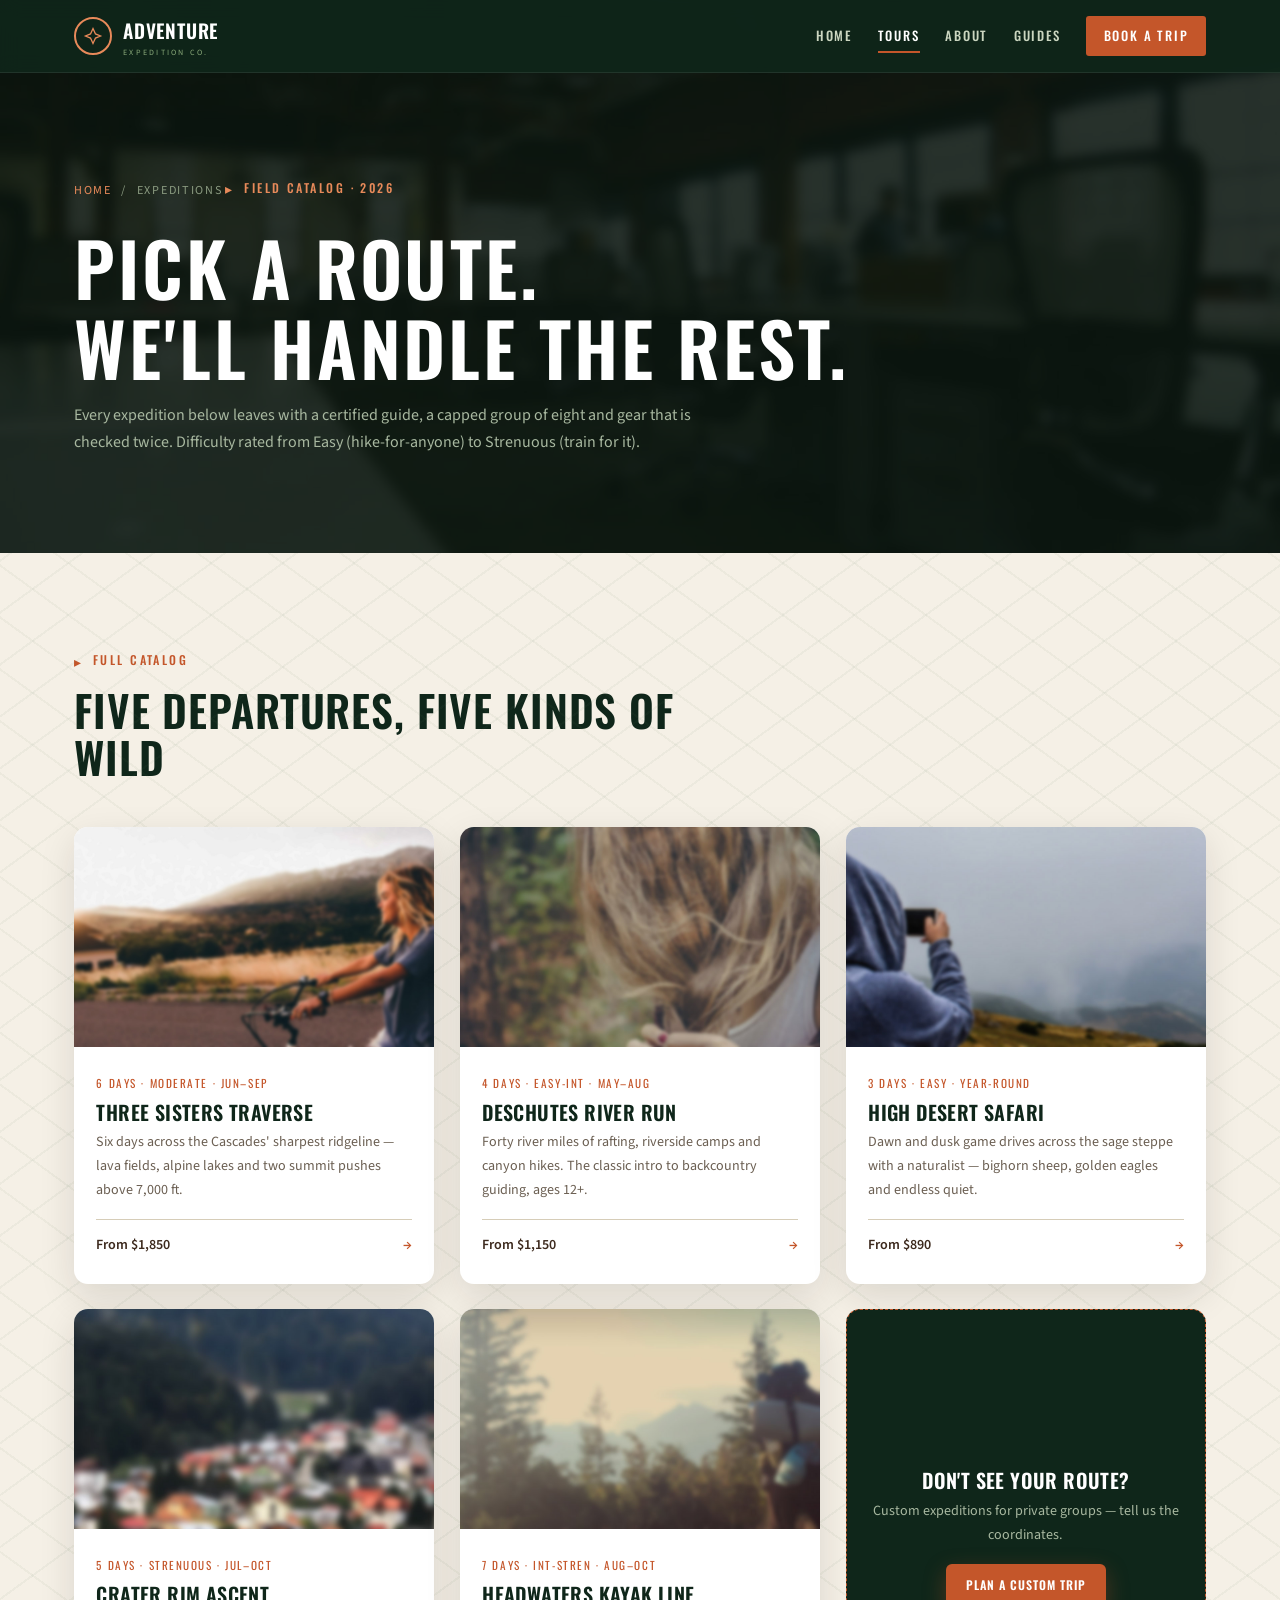
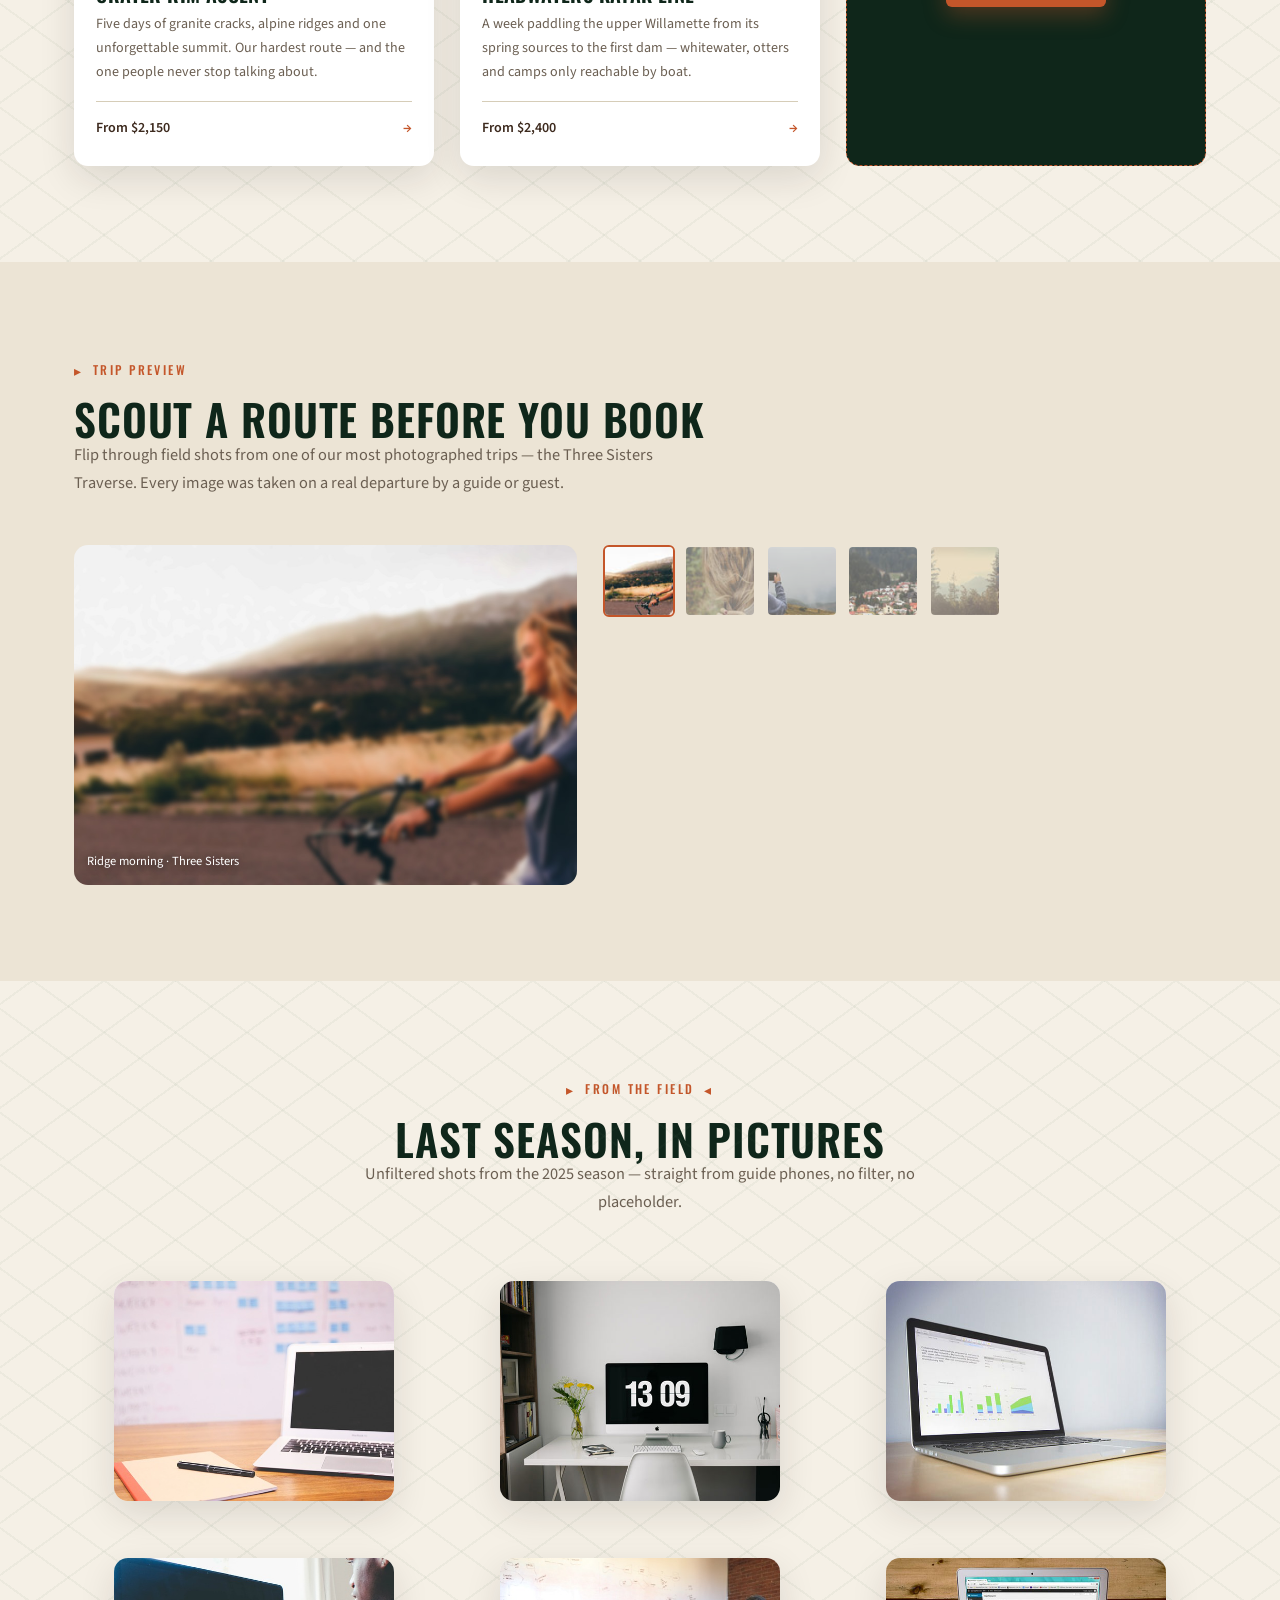
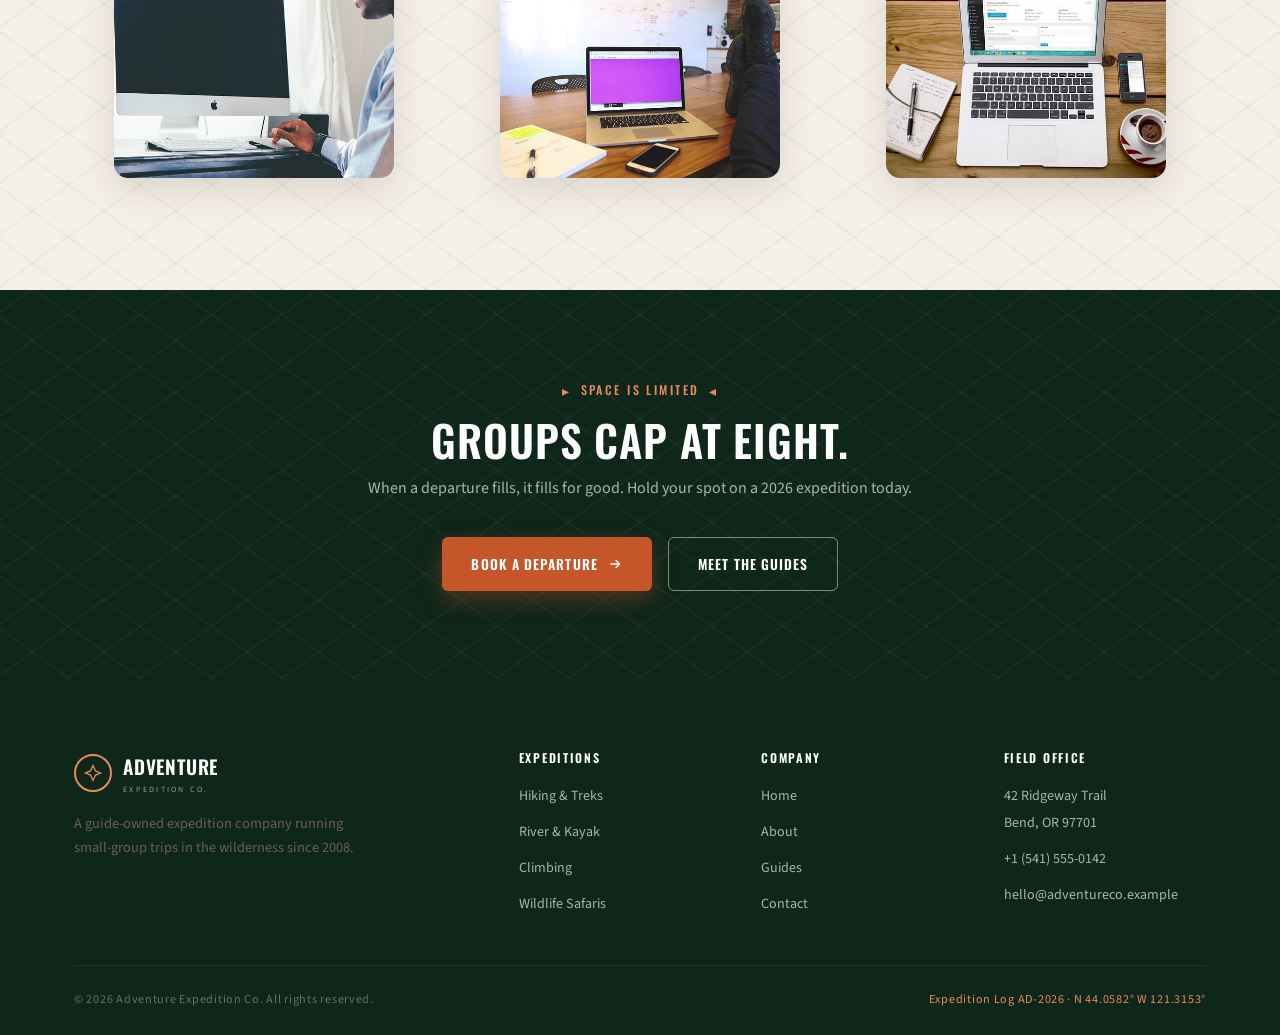
<file: tours.html>
<!DOCTYPE html>
<html lang="en">
<head>
  <meta charset="utf-8">
  <meta name="viewport" content="width=device-width, initial-scale=1">
  <title>Expeditions — Adventure Co.</title>
  <meta name="description" content="Browse Adventure's full expedition catalog — guided hikes, river runs, climbs and wildlife safaris with dates, difficulty and prices. Small groups, certified guides.">
  <link rel="icon" href="data:image/svg+xml,%3Csvg xmlns='http://www.w3.org/2000/svg' viewBox='0 0 64 64'%3E%3Ccircle cx='32' cy='32' r='30' fill='%231a3c2a'/%3E%3Cpath d='M32 10l4 15 15 4-15 4-4 15-4-15-15-4 15-4z' fill='%23e88a5a'/%3E%3Ccircle cx='32' cy='32' r='5' fill='%23f5f0e6'/%3E%3C/svg%3E">
  <link rel="preconnect" href="https://fonts.googleapis.com">
  <link rel="preconnect" href="https://fonts.gstatic.com" crossorigin>
  <link href="https://fonts.googleapis.com/css2?family=Oswald:wght@400;500;600;700&family=Source+Sans+3:wght@400;500;600;700&display=swap" rel="stylesheet">
  <link rel="stylesheet" href="assets/css/style.css">
</head>
<body>
  <a class="skip-link" href="#main">Skip to content</a>

  <header class="site-header" id="top">
    <div class="container header-inner">
      <a href="index.html" class="logo">
        <span class="logo-mark" aria-hidden="true">
          <svg viewBox="0 0 24 24" fill="none" stroke="currentColor" stroke-width="1.6"><path d="M12 3l3 6.5L21 12l-6 2.5L12 21l-3-6.5L3 12l6-2.5z"/></svg>
        </span>
        <span>Adventure<small>Expedition Co.</small></span>
      </a>
      <button class="nav-toggle" aria-label="Toggle navigation" aria-expanded="false">
        <span></span><span></span><span></span>
      </button>
      <nav class="nav-links" aria-label="Primary navigation">
        <a href="index.html">Home</a>
        <a href="tours.html" aria-current="page">Tours</a>
        <a href="about.html">About</a>
        <a href="index.html#guides">Guides</a>
        <a href="contact.html" class="nav-cta">Book a Trip</a>
      </nav>
    </div>
  </header>

  <main id="main">
    <section class="page-hero page-hero--img">
      <div class="page-hero-bg" style="background-image:url('assets/img/plan-bg.jpg');"></div>
      <div class="container">
        <div class="crumb reveal"><a href="index.html">Home</a><span>/</span><span>Expeditions</span></div>
        <span class="eyebrow eyebrow--light reveal">Field Catalog · 2026</span>
        <h1 class="reveal reveal-delay-1">Pick a route.<br>We'll handle the rest.</h1>
        <p class="reveal reveal-delay-2">Every expedition below leaves with a certified guide, a capped group of eight and gear that is checked twice. Difficulty rated from Easy (hike-for-anyone) to Strenuous (train for it).</p>
      </div>
    </section>

    <!-- Trip cards -->
    <section class="section topo-bg">
      <div class="container">
        <div class="section-head">
          <span class="eyebrow reveal">Full Catalog</span>
          <h2 class="reveal reveal-delay-1">Five departures, five kinds of wild</h2>
        </div>
        <div class="trip-grid">
          <article class="trip-card reveal">
            <img src="assets/img/trip-1.jpg" alt="Three Sisters Alpine Traverse route" width="1600" height="660">
            <div class="trip-body">
              <span class="t-dur">6 days · Moderate · Jun–Sep</span>
              <h3>Three Sisters Traverse</h3>
              <p>Six days across the Cascades' sharpest ridgeline — lava fields, alpine lakes and two summit pushes above 7,000 ft.</p>
              <div class="trip-meta"><span>From $1,850</span><span class="arrow">→</span></div>
            </div>
          </article>
          <article class="trip-card reveal reveal-delay-1">
            <img src="assets/img/trip-2.jpg" alt="Deschutes River Run rafting trip" width="1600" height="660">
            <div class="trip-body">
              <span class="t-dur">4 days · Easy-Int · May–Aug</span>
              <h3>Deschutes River Run</h3>
              <p>Forty river miles of rafting, riverside camps and canyon hikes. The classic intro to backcountry guiding, ages 12+.</p>
              <div class="trip-meta"><span>From $1,150</span><span class="arrow">→</span></div>
            </div>
          </article>
          <article class="trip-card reveal reveal-delay-2">
            <img src="assets/img/trip-3.jpg" alt="High Desert Safari wildlife trip" width="1600" height="660">
            <div class="trip-body">
              <span class="t-dur">3 days · Easy · Year-round</span>
              <h3>High Desert Safari</h3>
              <p>Dawn and dusk game drives across the sage steppe with a naturalist — bighorn sheep, golden eagles and endless quiet.</p>
              <div class="trip-meta"><span>From $890</span><span class="arrow">→</span></div>
            </div>
          </article>
          <article class="trip-card reveal">
            <img src="assets/img/trip-4.jpg" alt="Crater Rim climbing expedition" width="1600" height="660">
            <div class="trip-body">
              <span class="t-dur">5 days · Strenuous · Jul–Oct</span>
              <h3>Crater Rim Ascent</h3>
              <p>Five days of granite cracks, alpine ridges and one unforgettable summit. Our hardest route — and the one people never stop talking about.</p>
              <div class="trip-meta"><span>From $2,150</span><span class="arrow">→</span></div>
            </div>
          </article>
          <article class="trip-card reveal reveal-delay-1">
            <img src="assets/img/trip-5.jpg" alt="Willamette Headwaters kayak expedition" width="1600" height="660">
            <div class="trip-body">
              <span class="t-dur">7 days · Int-Stren · Aug–Oct</span>
              <h3>Headwaters Kayak Line</h3>
              <p>A week paddling the upper Willamette from its spring sources to the first dam — whitewater, otters and camps only reachable by boat.</p>
              <div class="trip-meta"><span>From $2,400</span><span class="arrow">→</span></div>
            </div>
          </article>
          <article class="trip-card trip-card--cta reveal reveal-delay-2" style="background:var(--pine-dark); color:#fff; display:flex; align-items:center; justify-content:center; min-height:200px; box-shadow:none; border:1px dashed var(--rust);">
            <div class="trip-body" style="text-align:center;">
              <h3 style="color:#fff;">Don't see your route?</h3>
              <p style="color:#a8b8a0;">Custom expeditions for private groups — tell us the coordinates.</p>
              <a href="contact.html" class="btn btn--rust btn--sm">Plan a Custom Trip</a>
            </div>
          </article>
        </div>
      </div>
    </section>

    <!-- Trip planner / detail with thumbnails -->
    <section class="section section--tint">
      <div class="container">
        <div class="section-head">
          <span class="eyebrow reveal">Trip Preview</span>
          <h2 class="reveal reveal-delay-1">Scout a route before you book</h2>
          <p class="section-lead reveal reveal-delay-2">Flip through field shots from one of our most photographed trips — the Three Sisters Traverse. Every image was taken on a real departure by a guide or guest.</p>
        </div>
        <div class="trip-detail reveal">
          <div class="td-main">
            <img src="assets/img/trip-1.jpg" alt="Alpine traverse terrain on the Three Sisters route" width="1600" height="660">
            <span class="td-caption">Ridge morning · Three Sisters</span>
          </div>
          <div class="td-thumbs">
            <img class="td-thumb active" src="assets/img/thumb-1.jpg" alt="Starting trail through lava fields" width="1600" height="660" data-alt="Starting trail through lava fields">
            <img class="td-thumb" src="assets/img/thumb-2.jpg" alt="Alpine lake camp at dusk" width="1600" height="660" data-alt="Alpine lake camp at dusk">
            <img class="td-thumb" src="assets/img/thumb-3.jpg" alt="Summit push along the ridge" width="1600" height="660" data-alt="Summit push along the ridge">
            <img class="td-thumb" src="assets/img/thumb-4.jpg" alt="Crossing a snowfield above treeline" width="1600" height="660" data-alt="Crossing a snowfield above treeline">
            <img class="td-thumb" src="assets/img/thumb-5.jpg" alt="Descending into the canyon below" width="1600" height="660" data-alt="Descending into the canyon below">
          </div>
        </div>
      </div>
    </section>

    <!-- Gallery -->
    <section class="section topo-bg">
      <div class="container">
        <div class="section-head section-head--center">
          <span class="eyebrow eyebrow--center reveal">From the Field</span>
          <h2 class="reveal reveal-delay-1">Last season, in pictures</h2>
          <p class="section-lead reveal reveal-delay-2" style="margin-inline:auto;">Unfiltered shots from the 2025 season — straight from guide phones, no filter, no placeholder.</p>
        </div>
        <div class="trip-grid">
          <figure class="trip-card reveal"><img src="assets/img/gallery-1.jpg" alt="Guided group crossing an alpine meadow" width="640" height="426"></figure>
          <figure class="trip-card reveal reveal-delay-1"><img src="assets/img/gallery-2.jpg" alt="Raft team on a calm river stretch" width="640" height="426"></figure>
          <figure class="trip-card reveal reveal-delay-2"><img src="assets/img/gallery-3.jpg" alt="Climber topping out on a granite pitch" width="640" height="426"></figure>
          <figure class="trip-card reveal"><img src="assets/img/gallery-4.jpg" alt="Campfire dinner at a backcountry site" width="640" height="426"></figure>
          <figure class="trip-card reveal reveal-delay-1"><img src="assets/img/gallery-5.jpg" alt="Bighorn sheep on a high desert ridge" width="640" height="426"></figure>
          <figure class="trip-card reveal reveal-delay-2"><img src="assets/img/gallery-6.jpg" alt="Sunset over the volcanic range" width="640" height="426"></figure>
        </div>
      </div>
    </section>

    <!-- CTA -->
    <section class="cta-band">
      <div class="container">
        <span class="eyebrow eyebrow--center eyebrow--light reveal">Space is limited</span>
        <h2 class="reveal reveal-delay-1">Groups cap at eight.</h2>
        <p class="reveal reveal-delay-2">When a departure fills, it fills for good. Hold your spot on a 2026 expedition today.</p>
        <div class="btn-wrap reveal reveal-delay-3">
          <a href="contact.html" class="btn btn--rust">Book a Departure
            <svg viewBox="0 0 24 24" fill="none" stroke="currentColor" stroke-width="2"><path d="M5 12h14M13 6l6 6-6 6"/></svg>
          </a>
          <a href="index.html#guides" class="btn btn--ghost-light">Meet the Guides</a>
        </div>
      </div>
    </section>
  </main>

  <footer class="site-footer">
    <div class="container">
      <div class="footer-grid">
        <div class="footer-brand">
          <a href="index.html" class="logo">
            <span class="logo-mark" aria-hidden="true">
              <svg viewBox="0 0 24 24" fill="none" stroke="currentColor" stroke-width="1.6"><path d="M12 3l3 6.5L21 12l-6 2.5L12 21l-3-6.5L3 12l6-2.5z"/></svg>
            </span>
            <span>Adventure<small>Expedition Co.</small></span>
          </a>
          <p>A guide-owned expedition company running small-group trips in the wilderness since 2008.</p>
        </div>
        <div class="footer-col">
          <h4>Expeditions</h4>
          <ul>
            <li><a href="tours.html">Hiking &amp; Treks</a></li>
            <li><a href="tours.html">River &amp; Kayak</a></li>
            <li><a href="tours.html">Climbing</a></li>
            <li><a href="tours.html">Wildlife Safaris</a></li>
          </ul>
        </div>
        <div class="footer-col">
          <h4>Company</h4>
          <ul>
            <li><a href="index.html">Home</a></li>
            <li><a href="about.html">About</a></li>
            <li><a href="index.html#guides">Guides</a></li>
            <li><a href="contact.html">Contact</a></li>
          </ul>
        </div>
        <div class="footer-col">
          <h4>Field Office</h4>
          <ul>
            <li><a href="https://maps.google.com" rel="noopener" target="_blank">42 Ridgeway Trail<br>Bend, OR 97701</a></li>
            <li><a href="tel:+15415550142">+1 (541) 555-0142</a></li>
            <li><a href="mailto:hello@adventureco.example">hello@adventureco.example</a></li>
          </ul>
        </div>
      </div>
      <div class="footer-bottom">
        <span>© <span data-year>2026</span> Adventure Expedition Co. All rights reserved.</span>
        <span class="fb-compass">Expedition Log AD-2026 · N 44.0582° W 121.3153°</span>
      </div>
    </div>
  </footer>

  <script src="assets/js/main.js"></script>
</body>
</html>
</file>
<file: assets/css/style.css>
/* ============================================================
   ADVENTURE — Guided Expedition & Tour Company
   Field-log aesthetic: topographic contour lines, compass-rose
   motifs, forest green + rust orange on parchment.
   Oswald display + Source Sans 3 body.
   ============================================================ */

:root {
  /* Palette */
  --pine: #1a3c2a;
  --pine-light: #2d5a3a;
  --pine-dark: #0f261a;
  --rust: #c4562a;
  --rust-soft: #e88a5a;
  --bark: #3d2a1e;
  --paper: #f5f0e6;
  --paper-2: #ece4d5;
  --moss: #5a7a5a;
  --moss-light: #8aaa7a;
  --ink: #1e1a16;
  --muted: #6b5f52;
  --line: #d6cdb8;
  --line-dark: #8a7a66;

  /* Type */
  --display: 'Oswald', 'Impact', sans-serif;
  --body: 'Source Sans 3', 'Segoe UI', sans-serif;

  /* Geometry */
  --container: 1180px;
  --radius: 6px;
  --radius-lg: 14px;
  --shadow: 0 12px 36px rgba(30, 26, 22, 0.12);
  --shadow-lg: 0 28px 56px rgba(30, 26, 22, 0.18);

  --ease: cubic-bezier(0.22, 1, 0.36, 1);
}

/* ---------- Reset ---------- */
*, *::before, *::after { box-sizing: border-box; }
html { scroll-behavior: smooth; -webkit-text-size-adjust: 100%; }
body {
  margin: 0;
  font-family: var(--body); font-size: 16px; line-height: 1.7;
  color: var(--ink); background: var(--paper);
  -webkit-font-smoothing: antialiased;
}
img { max-width: 100%; display: block; }
a { color: inherit; text-decoration: none; }
ul { margin: 0; padding: 0; list-style: none; }
h1, h2, h3, h4 { font-family: var(--display); font-weight: 600; line-height: 1.08; color: var(--pine-dark); margin: 0; text-transform: uppercase; letter-spacing: 0.02em; }
h1 { font-size: clamp(2.6rem, 5.8vw, 4.6rem); letter-spacing: 0.04em; }
h2 { font-size: clamp(1.8rem, 3.4vw, 2.7rem); }
h3 { font-size: 1.25rem; }
h4 { font-size: 1rem; letter-spacing: 0.04em; }
p { margin: 0 0 1rem; color: var(--muted); }
button { font-family: inherit; cursor: pointer; }
::selection { background: var(--rust); color: #fff; }

/* Accessible skip link */
.skip-link {
  position: absolute; left: -9999px; top: 0;
  background: var(--rust); color: #fff; padding: 0.6rem 1rem; z-index: 200;
}
.skip-link:focus { left: 0; }

/* ---------- Container ---------- */
.container { max-width: var(--container); margin: 0 auto; padding: 0 24px; }

/* ---------- Topo pattern background ---------- */
.topo-bg {
  position: relative;
}
.topo-bg::before {
  content: "";
  position: absolute; inset: 0;
  background-image: repeating-linear-gradient(36deg, transparent, transparent 40px, rgba(90, 122, 90, 0.06) 40px, rgba(90, 122, 90, 0.06) 42px),
                    repeating-linear-gradient(-36deg, transparent, transparent 40px, rgba(90, 122, 90, 0.06) 40px, rgba(90, 122, 90, 0.06) 42px);
  pointer-events: none;
}

/* Compass rose decoration */
.compass {
  display: inline-flex; align-items: center; gap: 0.5rem;
  font-family: var(--body); font-size: 0.72rem; letter-spacing: 0.12em;
  text-transform: uppercase; color: var(--moss);
}
.compass svg { width: 20px; height: 20px; }

/* ---------- Buttons ---------- */
.btn {
  display: inline-flex; align-items: center; gap: 0.55rem;
  font-family: var(--display); font-size: 0.85rem; font-weight: 600;
  letter-spacing: 0.08em; text-transform: uppercase;
  padding: 0.9rem 1.8rem;
  border: 1px solid transparent; border-radius: var(--radius);
  transition: transform 0.25s var(--ease), background 0.25s, color 0.25s, box-shadow 0.25s;
}
.btn svg { width: 16px; height: 16px; transition: transform 0.25s var(--ease); }
.btn:hover svg { transform: translateX(4px); }
.btn--rust { background: var(--rust); color: #fff; box-shadow: 0 8px 22px rgba(196, 86, 42, 0.35); }
.btn--rust:hover { background: #a84a1e; transform: translateY(-2px); }
.btn--pine { background: var(--pine); color: #fff; }
.btn--pine:hover { background: var(--pine-light); transform: translateY(-2px); }
.btn--ghost { background: transparent; color: var(--bark); border-color: var(--bark); }
.btn--ghost:hover { background: var(--bark); color: #fff; }
.btn--ghost-light { background: transparent; color: #fff; border-color: rgba(255,255,255,0.45); }
.btn--ghost-light:hover { background: #fff; color: var(--pine); }
.btn--sm { padding: 0.65rem 1.2rem; font-size: 0.75rem; }
.btn--block { width: 100%; justify-content: center; }

/* ---------- Section scaffolding ---------- */
.section { padding: 6rem 0; position: relative; }
.section--tight { padding: 4rem 0; }
.section--pine { background: var(--pine-dark); color: #cbd6c0; }
.section--pine h2, .section--pine h3 { color: #fff; }
.section--pine .section-lead { color: #a8b8a0; }
.section--tint { background: var(--paper-2); }
.section-head { margin-bottom: 3rem; max-width: 700px; }
.section-head--center { margin-inline: auto; text-align: center; }

.eyebrow {
  display: inline-flex; align-items: center; gap: 0.6rem;
  font-family: var(--display); font-size: 0.76rem; font-weight: 500;
  letter-spacing: 0.2em; text-transform: uppercase;
  color: var(--rust); margin-bottom: 0.8rem;
}
.eyebrow::before { content: "▸"; font-size: 0.9rem; }
.eyebrow--center { justify-content: center; }
.eyebrow--center::after { content: "◂"; font-size: 0.9rem; }
.eyebrow--light { color: var(--rust-soft); }

.section-lead { font-size: 1.02rem; max-width: 620px; }
.section--pine .section-lead { color: #a8b8a0; }

/* ---------- Header ---------- */
.site-header {
  position: fixed; top: 0; left: 0; right: 0; z-index: 100;
  background: rgba(15, 38, 26, 0.9);
  backdrop-filter: blur(10px);
  -webkit-backdrop-filter: blur(10px);
  border-bottom: 1px solid rgba(255,255,255,0.08);
  transition: background 0.3s;
}
.site-header--scrolled { background: rgba(10, 24, 16, 0.98); box-shadow: 0 10px 30px rgba(0,0,0,0.25); }
.header-inner {
  display: flex; align-items: center; justify-content: space-between;
  height: 72px; gap: 1rem;
}
.logo {
  display: inline-flex; align-items: center; gap: 0.7rem;
  font-family: var(--display); font-weight: 600; font-size: 1.2rem;
  text-transform: uppercase; letter-spacing: 0.04em;
  color: #fff;
}
.logo-mark {
  width: 38px; height: 38px; display: grid; place-items: center;
  border-radius: 50%; border: 2px solid var(--rust-soft); color: var(--rust-soft);
}
.logo-mark svg { width: 20px; height: 20px; }
.logo small { display: block; font-family: var(--body); font-size: 0.5rem; font-weight: 400; letter-spacing: 0.28em; text-transform: uppercase; color: var(--moss-light); line-height: 1; margin-top: 2px; }

.nav-links { display: flex; align-items: center; gap: 1.6rem; }
.nav-links a {
  font-family: var(--display); font-size: 0.8rem; font-weight: 500;
  letter-spacing: 0.14em; text-transform: uppercase; color: #cbd6c0;
  padding: 0.4rem 0; position: relative; transition: color 0.2s;
}
.nav-links a::after {
  content: ""; position: absolute; left: 0; bottom: 0;
  width: 0; height: 2px; background: var(--rust); transition: width 0.3s var(--ease);
}
.nav-links a:hover, .nav-links a[aria-current="page"] { color: #fff; }
.nav-links a:hover::after, .nav-links a[aria-current="page"]::after { width: 100%; }
.nav-cta {
  padding: 0.55rem 1.1rem !important;
  background: var(--rust); color: #fff !important; border-radius: 3px;
}
.nav-cta::after { display: none; }
.nav-cta:hover { background: #a84a1e; }

.nav-toggle {
  display: none; flex-direction: column; gap: 5px;
  background: none; border: 0; padding: 8px; z-index: 60;
}
.nav-toggle span { width: 24px; height: 2px; background: #fff; transition: transform 0.3s var(--ease), opacity 0.3s; }
.nav-toggle[aria-expanded="true"] span:nth-child(1) { transform: translateY(7px) rotate(45deg); }
.nav-toggle[aria-expanded="true"] span:nth-child(2) { opacity: 0; }
.nav-toggle[aria-expanded="true"] span:nth-child(3) { transform: translateY(-7px) rotate(-45deg); }

/* ---------- Hero ---------- */
.hero {
  position: relative; min-height: 92vh;
  display: flex; align-items: center;
  background: var(--pine-dark);
  overflow: hidden;
}
.hero-bg {
  position: absolute; inset: 0;
  background-size: cover; background-position: center;
}
.hero-bg::after {
  content: ""; position: absolute; inset: 0;
  background: linear-gradient(110deg, rgba(10, 24, 16, 0.85) 15%, rgba(10, 24, 16, 0.45) 60%, rgba(10, 24, 16, 0.25));
}
.hero-inner { position: relative; z-index: 3; padding: 9rem 24px 7rem; max-width: var(--container); width: 100%; margin: 0 auto; }

.hero-badge {
  display: inline-flex; align-items: center; gap: 0.6rem;
  font-family: var(--display); font-size: 0.76rem; font-weight: 500;
  letter-spacing: 0.18em; text-transform: uppercase;
  color: var(--rust-soft); border: 1px solid rgba(232, 138, 90, 0.35);
  padding: 0.5rem 1rem; border-radius: 999px; margin-bottom: 1.6rem;
}
.hero h1 { color: #fff; margin-bottom: 1.2rem; }
.hero h1 .hl { color: var(--rust-soft); }
.hero-deck { color: #a8b8a0; max-width: 560px; font-size: 1.02rem; margin-bottom: 2.2rem; }
.hero-actions { display: flex; flex-wrap: wrap; gap: 1rem; }
.hero-meta {
  display: flex; flex-wrap: wrap; gap: 2.2rem; margin-top: 3rem;
  padding-top: 1.6rem; border-top: 1px solid rgba(255,255,255,0.14);
}
.hero-meta span {
  font-family: var(--display); font-size: 0.74rem; letter-spacing: 0.14em;
  text-transform: uppercase; color: var(--moss-light);
}
.hero-meta b { display: block; font-family: var(--body); font-size: 1.05rem; font-weight: 600; color: #fff; letter-spacing: 0; text-transform: none; margin-top: 2px; }

.scroll-cue {
  position: absolute; bottom: 2rem; left: 50%; transform: translateX(-50%);
  display: flex; flex-direction: column; align-items: center; gap: 0.5rem;
  color: var(--moss-light); font-size: 0.7rem; letter-spacing: 0.2em; text-transform: uppercase; z-index: 4; font-family: var(--display);
}
.scroll-cue .line { width: 1px; height: 44px; background: linear-gradient(var(--moss-light), transparent); animation: drip 2s infinite; }
@keyframes drip { 0% { transform: scaleY(0); transform-origin: top; } 50% { transform: scaleY(1); transform-origin: top; } 51% { transform-origin: bottom; } 100% { transform: scaleY(0); transform-origin: bottom; } }

/* Page hero */
.page-hero {
  position: relative; padding: 11rem 0 5rem;
  background-size: cover; background-position: center; color: #fff;
}
.page-hero--img { background: var(--pine-dark); }
.page-hero--img .page-hero-bg {
  position: absolute; inset: 0; background-size: cover; background-position: center;
}
.page-hero--img .page-hero-bg::after {
  content: ""; position: absolute; inset: 0; background: rgba(10, 24, 16, 0.72);
}
.page-hero--dark { background: var(--pine-dark); }
.page-hero .container { position: relative; z-index: 3; }
.page-hero h1 { color: #fff; margin-bottom: 1rem; }
.page-hero p { color: #a8b8a0; max-width: 620px; }
.crumb {
  display: inline-flex; align-items: center; gap: 0.6rem;
  font-size: 0.76rem; letter-spacing: 0.14em; text-transform: uppercase;
  color: #8a9a80; margin-bottom: 1.6rem;
}
.crumb a { color: var(--rust-soft); }
.crumb a:hover { color: var(--rust); }

/* ---------- Hero slideshow ---------- */
.hero-slideshow { position: absolute; inset: 0; }
.hero-slide {
  position: absolute; inset: 0;
  background-size: cover; background-position: center;
  opacity: 0; transition: opacity 1.2s ease;
}
.hero-slide.active { opacity: 1; }

/* ---------- Cards ---------- */
.cards-3 { display: grid; grid-template-columns: repeat(3, 1fr); gap: 1.5rem; }
.cards-4 { display: grid; grid-template-columns: repeat(4, 1fr); gap: 1.4rem; }

.feature-card {
  position: relative;
  background: #fff; border: 1px solid var(--line);
  border-radius: var(--radius-lg); padding: 2.2rem 1.8rem;
  box-shadow: var(--shadow); transition: transform 0.35s var(--ease), box-shadow 0.35s;
}
.feature-card:hover { transform: translateY(-6px); box-shadow: var(--shadow-lg); }
.fc-icon {
  width: 52px; height: 52px; border-radius: 50%;
  display: grid; place-items: center;
  background: var(--pine); color: var(--rust-soft); margin-bottom: 1.2rem;
}
.fc-icon svg { width: 26px; height: 26px; }
.feature-card h3 { margin-bottom: 0.5rem; }
.feature-card p { font-size: 0.9rem; margin-bottom: 0; }

/* ---------- Split ---------- */
.split { display: grid; grid-template-columns: 1.05fr 1fr; gap: 4rem; align-items: center; }
.visual-frame { position: relative; }
.visual-frame img { border-radius: var(--radius-lg); box-shadow: var(--shadow-lg); }
.vf-badge {
  position: absolute; bottom: -1.2rem; right: -1.2rem;
  background: var(--rust); color: #fff;
  padding: 1.1rem 1.4rem; border-radius: var(--radius);
  text-align: center; box-shadow: var(--shadow-lg);
}
.vf-badge b { display: block; font-family: var(--display); font-size: 1.7rem; font-weight: 700; line-height: 1; }
.vf-badge span { font-size: 0.66rem; letter-spacing: 0.12em; text-transform: uppercase; opacity: 0.9; }
.vf-note {
  position: absolute; top: -1.8rem; right: 0;
  font-size: 0.7rem; letter-spacing: 0.14em; text-transform: uppercase; color: var(--rust);
}

/* ---------- Trip / tour cards ---------- */
.trip-grid { display: grid; grid-template-columns: repeat(3, 1fr); gap: 1.6rem; }
.trip-card {
  position: relative; border-radius: var(--radius-lg); overflow: hidden;
  background: #fff; box-shadow: var(--shadow);
  transition: transform 0.35s var(--ease), box-shadow 0.35s;
}
.trip-card:hover { transform: translateY(-8px); box-shadow: var(--shadow-lg); }
.trip-card img { width: 100%; height: 220px; object-fit: cover; }
.trip-body { padding: 1.4rem 1.4rem 1.6rem; }
.trip-body .t-dur {
  font-family: var(--display); font-size: 0.7rem; letter-spacing: 0.14em;
  text-transform: uppercase; color: var(--rust);
}
.trip-body h3 { margin: 0.3rem 0 0.5rem; }
.trip-body p { font-size: 0.88rem; margin-bottom: 1rem; }
.trip-meta {
  display: flex; justify-content: space-between; align-items: center;
  border-top: 1px solid var(--line); padding-top: 0.9rem;
  font-size: 0.88rem; color: var(--bark); font-weight: 600;
}
.trip-meta .arrow { color: var(--rust); }

/* ---------- Trip detail / gallery ---------- */
.trip-detail { display: grid; grid-template-columns: 1fr 1.2fr; gap: 1.6rem; align-items: start; }
.trip-detail .td-thumbs { display: flex; flex-wrap: wrap; gap: 0.6rem; }
.td-thumb {
  width: 72px; height: 72px; border-radius: var(--radius);
  object-fit: cover; cursor: pointer; opacity: 0.6;
  border: 2px solid transparent; transition: all 0.25s;
}
.td-thumb.active, .td-thumb:hover { opacity: 1; border-color: var(--rust); }
.td-main { position: relative; }
.td-main img { width: 100%; height: 340px; object-fit: cover; border-radius: var(--radius-lg); }
.td-caption { position: absolute; bottom: 0.8rem; left: 0.8rem; font-size: 0.78rem; color: #fff; text-shadow: 0 2px 8px rgba(0,0,0,0.5); }

/* ---------- Stats ---------- */
.stats-row { display: grid; grid-template-columns: repeat(4, 1fr); gap: 2rem; text-align: center; }
.stat { padding: 1.2rem 1rem; }
.stat b {
  display: block; font-family: var(--display); font-size: clamp(2rem, 4vw, 3rem);
  font-weight: 700; color: var(--rust); line-height: 1;
}
.stat span {
  display: block; margin-top: 0.5rem; font-size: 0.74rem; letter-spacing: 0.16em;
  text-transform: uppercase; color: var(--muted);
}
.section--pine .stat span { color: #a8b8a0; }

/* ---------- Team / guides ---------- */
.guide-grid { display: grid; grid-template-columns: repeat(3, 1fr); gap: 1.6rem; }
.guide-card {
  background: #fff; border: 1px solid var(--line); border-radius: var(--radius-lg);
  overflow: hidden; transition: transform 0.35s var(--ease), box-shadow 0.35s;
}
.guide-card:hover { transform: translateY(-6px); box-shadow: var(--shadow); }
.guide-card img { width: 100%; height: 240px; object-fit: cover; }
.guide-info { padding: 1.4rem; }
.guide-info h3 { margin-bottom: 0.2rem; }
.guide-info .role { font-size: 0.72rem; letter-spacing: 0.12em; text-transform: uppercase; color: var(--rust); font-weight: 600; }
.guide-info p { font-size: 0.88rem; margin: 0.8rem 0 0; }

/* ---------- Quote ---------- */
.quote-card {
  position: relative; padding: 3rem 2.4rem; text-align: center;
  background: #fff; border: 1px solid var(--line); border-radius: var(--radius-lg);
  overflow: hidden;
}
.quote-card blockquote {
  font-family: var(--display); font-size: clamp(1.15rem, 2.4vw, 1.6rem);
  color: var(--pine-dark); line-height: 1.5; margin: 0 0 1.4rem; font-weight: 500;
  text-transform: none; letter-spacing: 0;
}
.quote-card cite { font-style: normal; font-size: 0.76rem; letter-spacing: 0.16em; text-transform: uppercase; color: var(--muted); }

/* ---------- CTA ---------- */
.cta-band { position: relative; padding: 5.5rem 0; background: var(--pine-dark); color: #fff; overflow: hidden; }
.cta-band::after {
  content: ""; position: absolute; inset: 0;
  background-image: repeating-linear-gradient(36deg, transparent, transparent 40px, rgba(255,255,255,0.03) 40px, rgba(255,255,255,0.03) 42px),
                    repeating-linear-gradient(-36deg, transparent, transparent 40px, rgba(255,255,255,0.03) 40px, rgba(255,255,255,0.03) 42px);
  pointer-events: none;
}
.cta-band .container { position: relative; z-index: 2; text-align: center; }
.cta-band h2 { color: #fff; margin-bottom: 0.8rem; }
.cta-band p { color: #a8b8a0; max-width: 560px; margin: 0 auto 2.2rem; }
.btn-wrap { display: flex; flex-wrap: wrap; justify-content: center; gap: 1rem; }

/* ---------- Contact ---------- */
.contact-grid { display: grid; grid-template-columns: 1fr 1.1fr; gap: 3.5rem; align-items: start; }
.ci-list { display: grid; gap: 1.4rem; }
.ci-item { display: flex; gap: 1rem; align-items: flex-start; }
.ci-icon {
  flex: none; width: 46px; height: 46px; border-radius: 50%;
  background: var(--pine); color: var(--rust-soft); display: grid; place-items: center;
}
.ci-icon svg { width: 22px; height: 22px; }
.ci-item dt { font-family: var(--display); font-weight: 600; color: var(--pine-dark); text-transform: uppercase; letter-spacing: 0.04em; font-size: 0.95rem; }
.ci-item dd { margin: 0.2rem 0 0; font-size: 0.9rem; color: var(--muted); line-height: 1.6; }
.ci-item dd a { color: var(--muted); }
.ci-item dd a:hover { color: var(--rust); }

.contact-form {
  background: #fff; border: 1px solid var(--line); border-radius: var(--radius-lg);
  padding: 2.2rem; box-shadow: var(--shadow);
}
.form-row { display: grid; grid-template-columns: 1fr 1fr; gap: 1.2rem; }
.form-group { margin-bottom: 1.2rem; }
.form-group label {
  display: block; font-size: 0.72rem; letter-spacing: 0.12em; text-transform: uppercase;
  color: var(--muted); margin-bottom: 0.45rem; font-weight: 600;
}
.form-group input, .form-group select, .form-group textarea {
  width: 100%; padding: 0.8rem 1rem;
  font-family: var(--body); font-size: 0.95rem; color: var(--ink);
  background: var(--paper); border: 1px solid var(--line); border-radius: var(--radius);
  transition: border-color 0.2s, box-shadow 0.2s;
}
.form-group textarea { min-height: 130px; resize: vertical; }
.form-group input:focus, .form-group select:focus, .form-group textarea:focus {
  outline: none; border-color: var(--rust); background: #fff;
  box-shadow: 0 0 0 3px rgba(196, 86, 42, 0.14);
}
.form-group input.invalid, .form-group textarea.invalid { border-color: #d64541; }
.form-status { font-size: 0.84rem; min-height: 1.3em; margin: 0 0 1rem; }
.form-status.ok { color: #2e7d32; }
.form-status.err { color: #d64541; }

/* ---------- Footer ---------- */
.site-footer { background: var(--pine-dark); color: #a8b8a0; padding: 4.5rem 0 0; }
.footer-grid { display: grid; grid-template-columns: 2fr 1fr 1fr 1fr; gap: 2.5rem; padding-bottom: 3rem; }
.footer-brand .logo { margin-bottom: 1.1rem; }
.footer-brand p { font-size: 0.9rem; max-width: 300px; }
.footer-col h4 {
  font-size: 0.76rem; letter-spacing: 0.14em; text-transform: uppercase;
  color: #fff; margin-bottom: 1.1rem;
}
.footer-col ul { display: grid; gap: 0.55rem; }
.footer-col a { font-size: 0.88rem; color: #a8b8a0; transition: color 0.2s; }
.footer-col a:hover { color: var(--rust-soft); }
.footer-bottom {
  display: flex; justify-content: space-between; flex-wrap: wrap; gap: 0.8rem;
  border-top: 1px solid rgba(255,255,255,0.08); padding: 1.5rem 0;
  font-size: 0.76rem; letter-spacing: 0.06em; color: var(--moss);
}
.footer-bottom .fb-compass { color: var(--rust-soft); }

/* ---------- 404 ---------- */
.page-404 { position: relative; min-height: 88vh; display: flex; align-items: center; text-align: center; background: var(--pine-dark); overflow: hidden; }
.page-404 .topo-bg { position: absolute; inset: 0; }
.page-404 .container { position: relative; z-index: 3; }
.big-404 {
  font-family: var(--display); font-weight: 700; font-size: clamp(7rem, 22vw, 14rem);
  line-height: 0.9; color: transparent; -webkit-text-stroke: 2px var(--rust);
  letter-spacing: 0.02em; margin-bottom: 1.4rem;
}
.page-404 h1 { color: #fff; margin-bottom: 0.8rem; }
.page-404 p { color: #a8b8a0; max-width: 460px; margin: 0 auto 2.2rem; }

/* ---------- Reveal ---------- */
.reveal { opacity: 0; transform: translateY(26px); transition: opacity 0.7s var(--ease), transform 0.7s var(--ease); }
.reveal.reveal-in { opacity: 1; transform: none; }
.reveal-delay-1 { transition-delay: 0.1s; }
.reveal-delay-2 { transition-delay: 0.2s; }
.reveal-delay-3 { transition-delay: 0.3s; }
@media (prefers-reduced-motion: reduce) {
  *, *::before, *::after { animation-duration: 0.01ms !important; transition-duration: 0.01ms !important; scroll-behavior: auto !important; }
  .reveal { opacity: 1; transform: none; }
}

/* ---------- Responsive ---------- */
@media (max-width: 992px) {
  .cards-3, .cards-4, .trip-grid, .guide-grid { grid-template-columns: repeat(2, 1fr); }
  .stats-row { grid-template-columns: repeat(2, 1fr); }
  .split { grid-template-columns: 1fr; gap: 3rem; }
  .contact-grid { grid-template-columns: 1fr; gap: 2.5rem; }
  .footer-grid { grid-template-columns: 1fr 1fr; }
  .hero { min-height: 86vh; }
  .trip-detail { grid-template-columns: 1fr; }

  .nav-links {
    position: fixed; top: 0; right: 0; height: 100vh; width: min(320px, 82vw);
    flex-direction: column; align-items: flex-start; justify-content: center;
    gap: 1.6rem; padding: 3rem 2.4rem;
    background: var(--pine-dark);
    transform: translateX(100%); transition: transform 0.4s var(--ease);
    box-shadow: -20px 0 50px rgba(0,0,0,0.3);
  }
  .nav-links.open { transform: translateX(0); }
  .nav-links a { font-size: 0.95rem; }
  .nav-toggle { display: flex; }
  .nav-cta { border-radius: 3px; }
}

@media (max-width: 576px) {
  .cards-3, .cards-4, .trip-grid, .guide-grid, .stats-row { grid-template-columns: 1fr; }
  .form-row { grid-template-columns: 1fr; }
  .footer-grid { grid-template-columns: 1fr; }
  .hero-inner { padding-top: 8rem; }
  .section { padding: 4.5rem 0; }
  .vf-badge { right: 0; }
  .hero-meta { gap: 1.2rem; }
}
</file>
